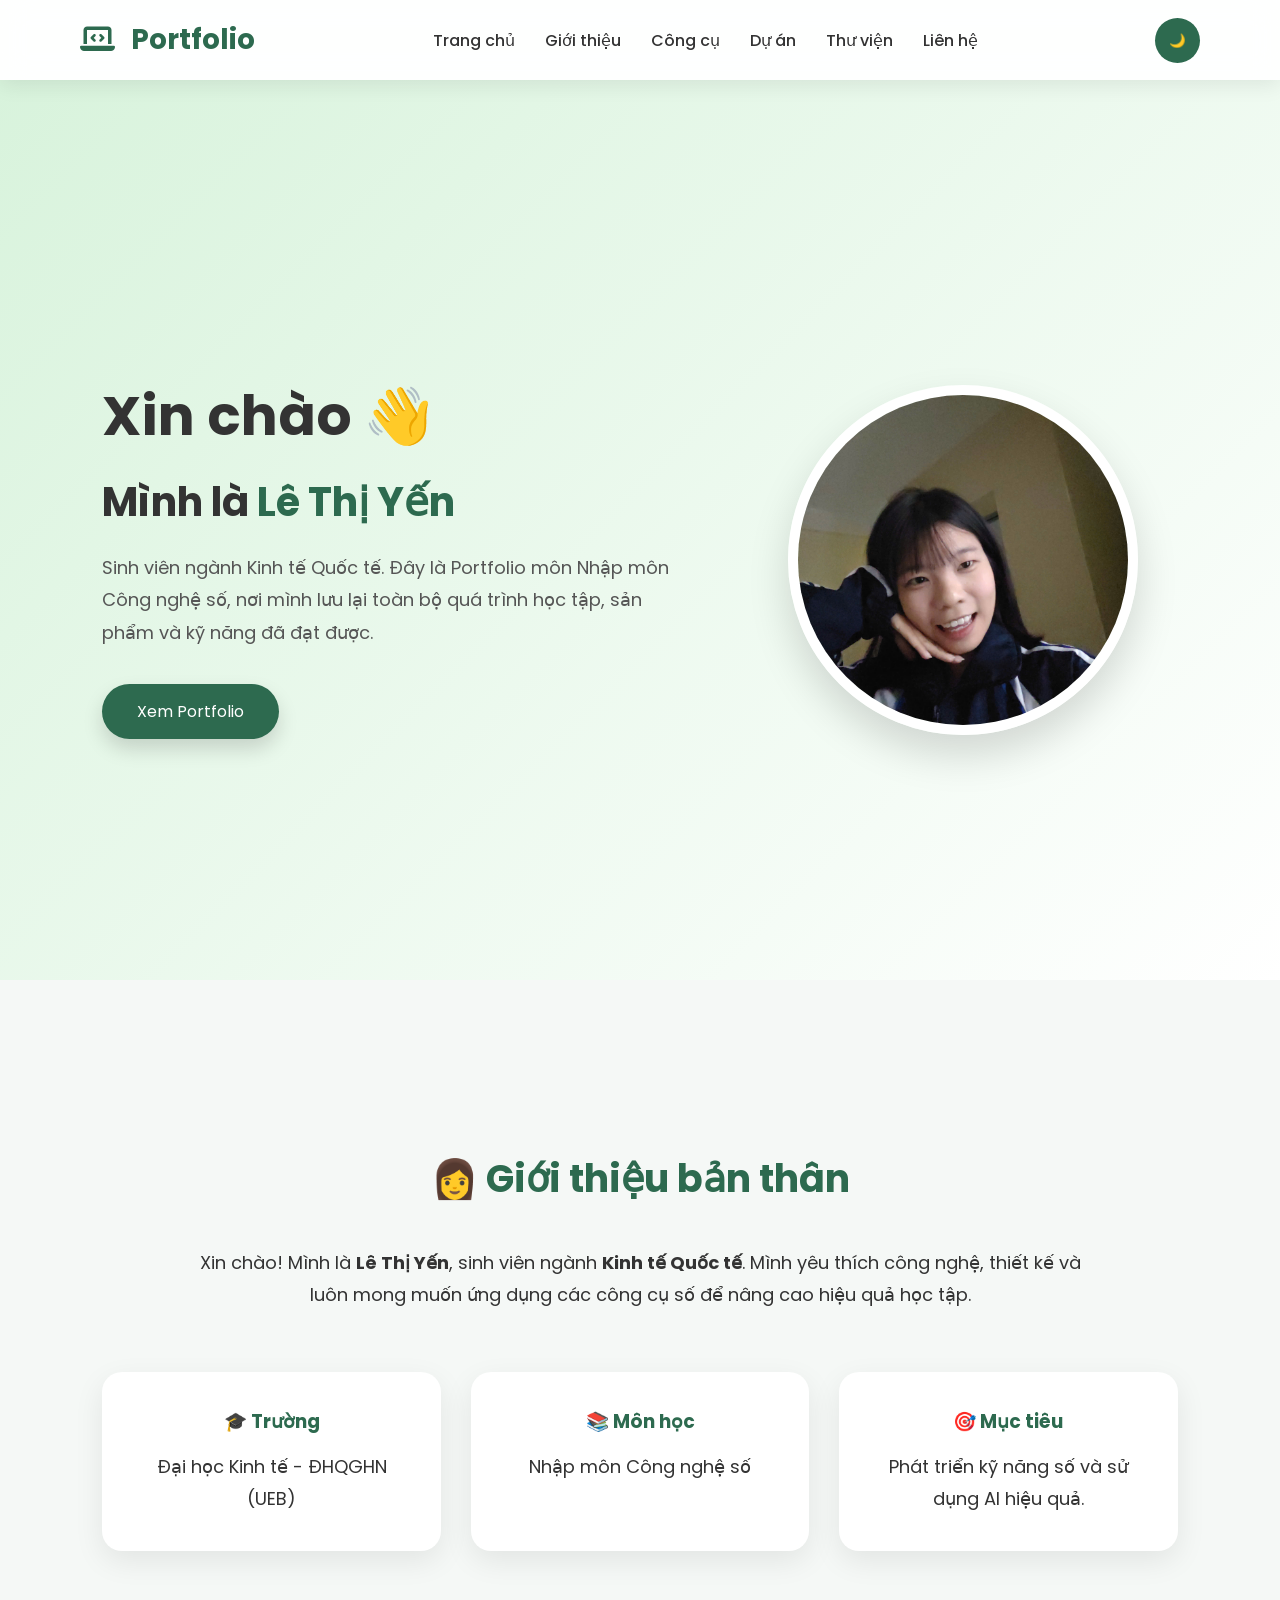
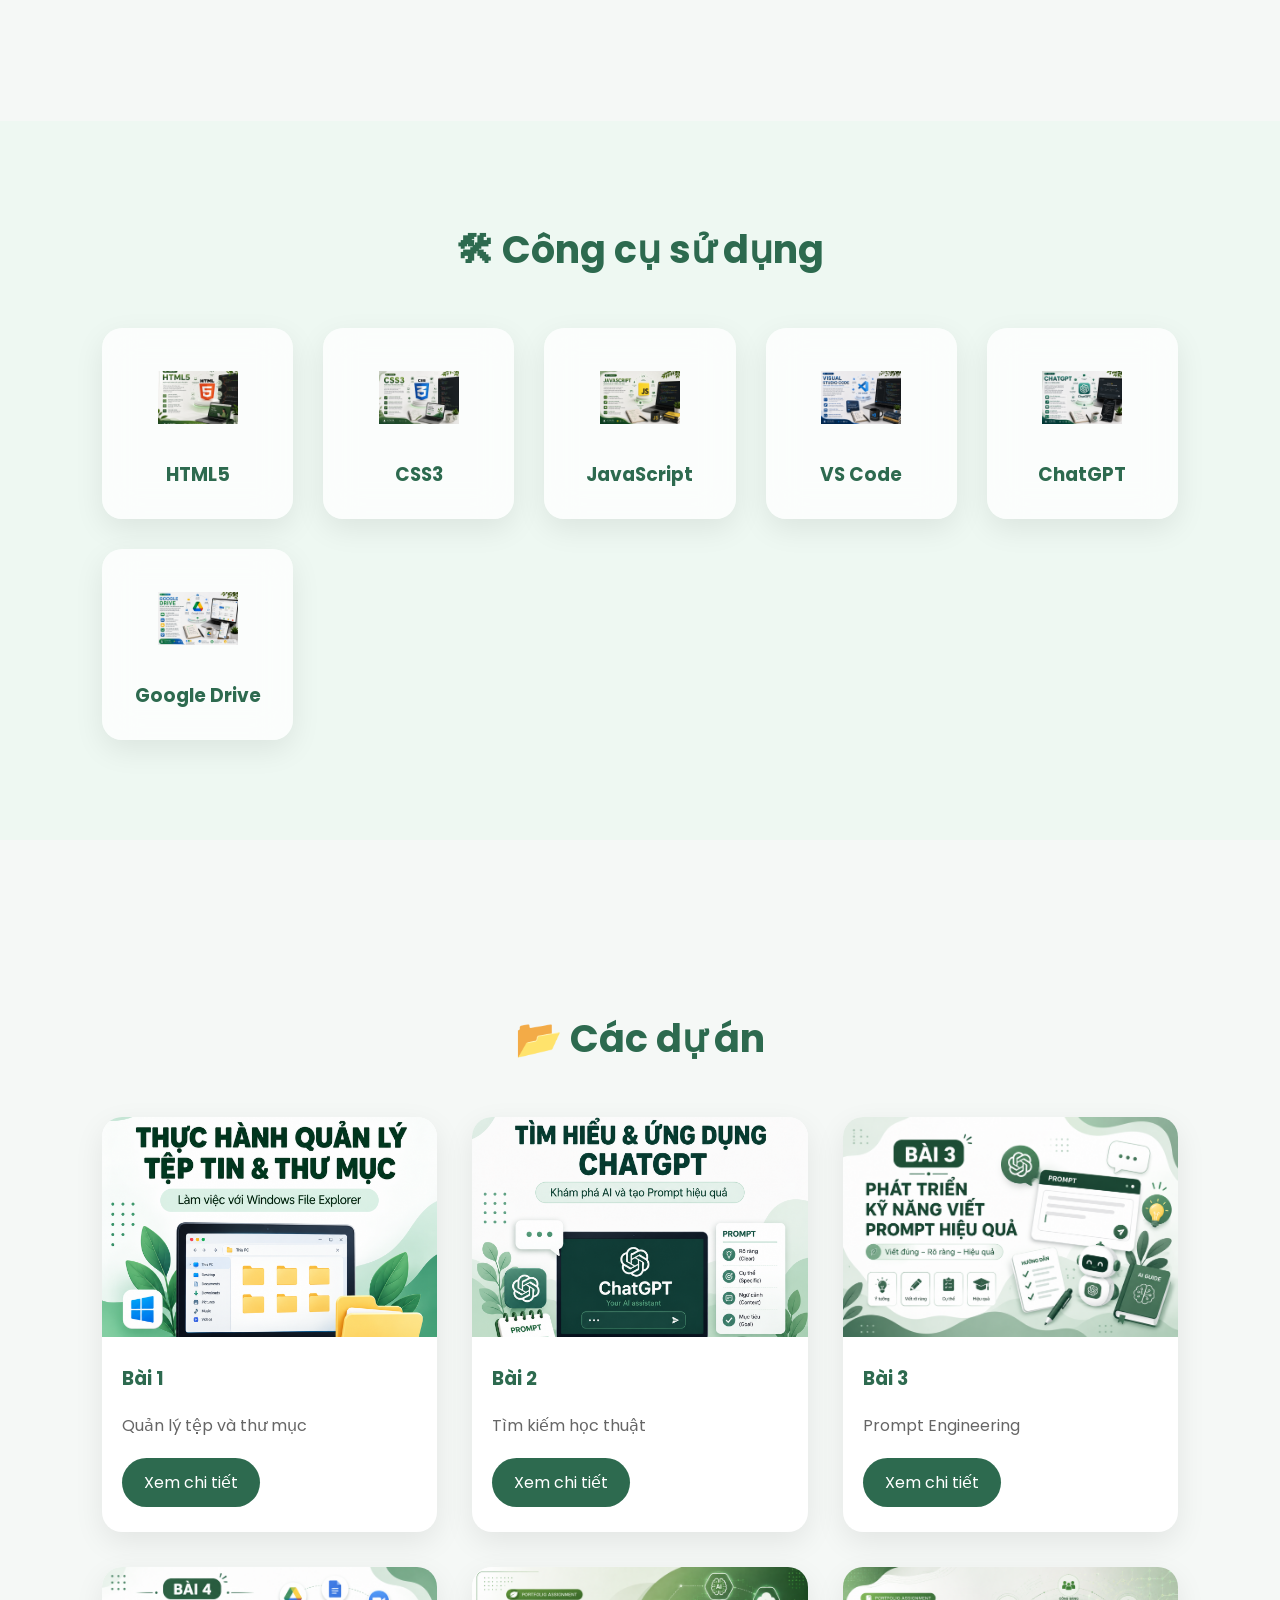
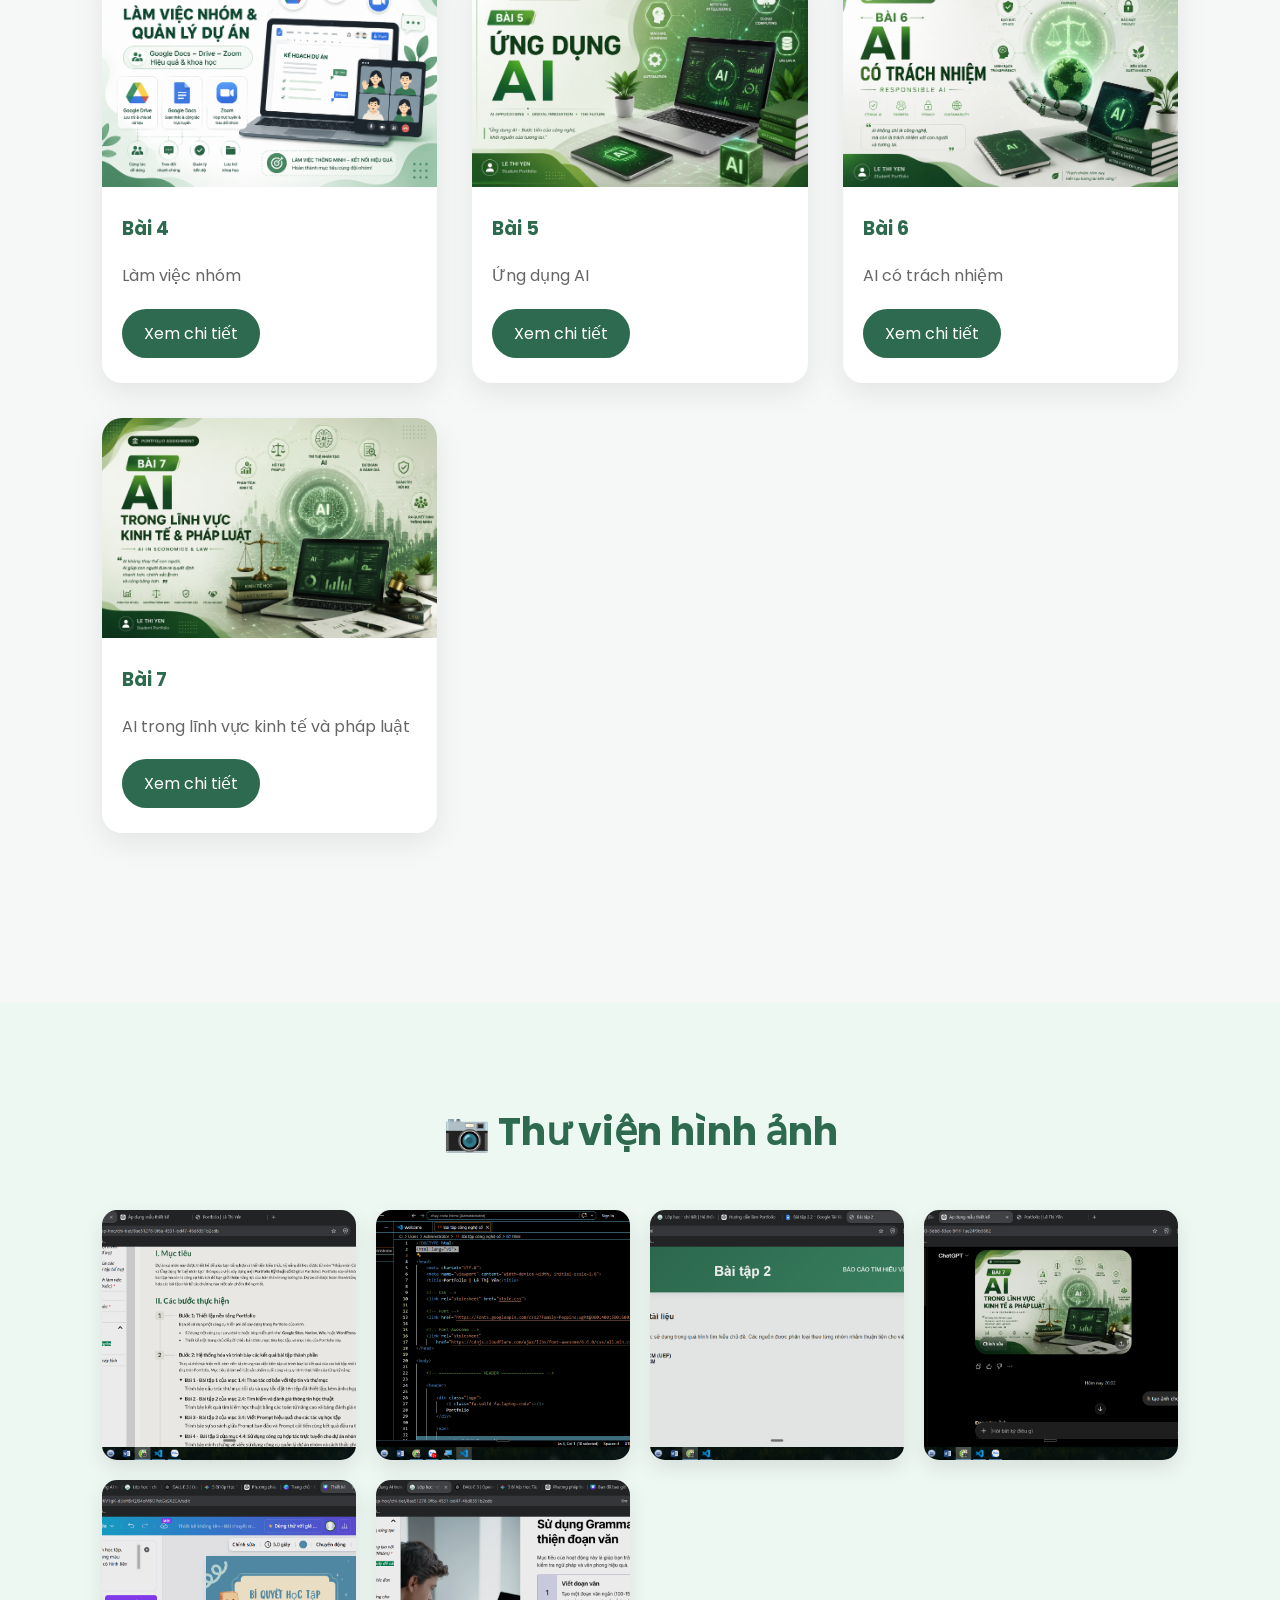
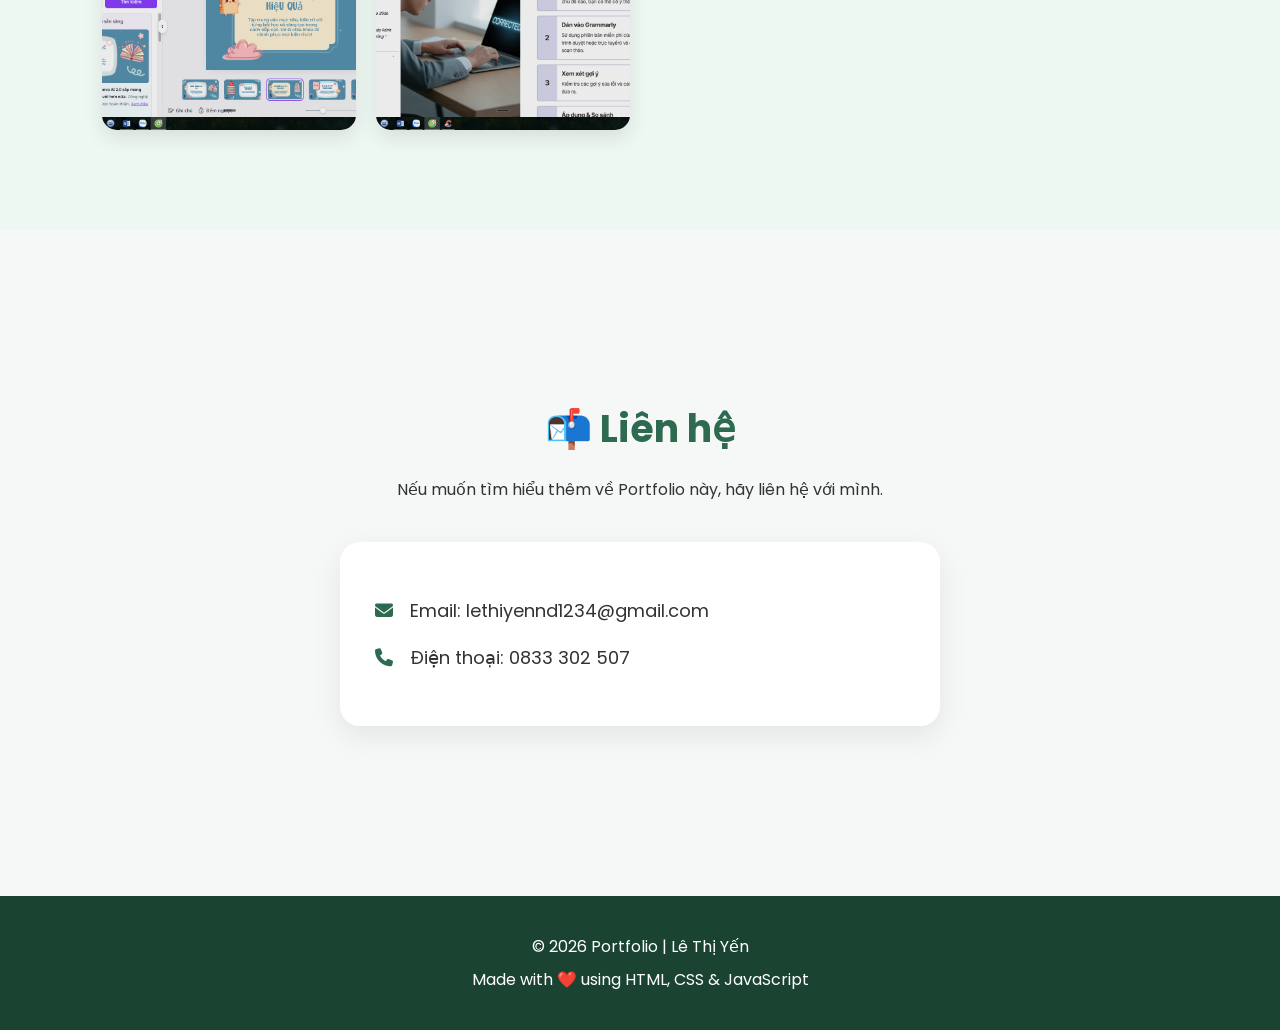
<file: index.html>
<!DOCTYPE html>
<html lang="vi">

<head>
    <meta charset="UTF-8">
    <meta name="viewport" content="width=device-width, initial-scale=1.0">
    <title>Portfolio | Lê Thị Yến</title>

    <!-- CSS -->
    <link rel="stylesheet" href="style.css">

    <!-- Font -->
    <link href="https://fonts.googleapis.com/css2?family=Poppins:wght@300;400;500;600;700&display=swap" rel="stylesheet">

    <!-- Font Awesome -->
    <link rel="stylesheet"
        href="https://cdnjs.cloudflare.com/ajax/libs/font-awesome/6.6.0/css/all.min.css">
</head>

<body>

<div id="progressBar"></div>

<div class="background-circle circle1"></div>

<div class="background-circle circle2"></div>

<div class="background-circle circle3"></div>



    <!-- ================= HEADER ================= -->

    <header>

        <div class="logo">
            <i class="fa-solid fa-laptop-code"></i>
            Portfolio
        </div>

        <nav>

            <a href="#">Trang chủ</a>

            <a href="#about">Giới thiệu</a>

            <a href="#tools">Công cụ</a>

            <a href="#projects">Dự án</a>

            <a href="#gallery">Thư viện</a>

            <a href="#contact">Liên hệ</a>

        </nav>

        <button id="darkMode">
            🌙
        </button>

    </header>

    <!-- ================= HERO ================= -->

    <section class="hero">

        <div class="hero-text">

            <h1>
                Xin chào 👋
            </h1>

            <h2>
                Mình là <span>Lê Thị Yến</span>
            </h2>

            <p>

                Sinh viên ngành Kinh tế Quốc tế.
                Đây là Portfolio môn Nhập môn Công nghệ số,
                nơi mình lưu lại toàn bộ quá trình học tập,
                sản phẩm và kỹ năng đã đạt được.

            </p>

            <a href="#projects" class="btn">
                Xem Portfolio
            </a>

        </div>

        <div class="hero-image">

            <!-- Thay ảnh của m sau -->
    <img src="avt.jpg" class="report-image">



        </div>

    </section>

    <!-- ================= ABOUT ================= -->

    <section class="about" id="about">

        <h2>👩 Giới thiệu bản thân</h2>

        <p>

            Xin chào! Mình là <strong>Lê Thị Yến</strong>,
            sinh viên ngành <strong>Kinh tế Quốc tế</strong>.
            Mình yêu thích công nghệ, thiết kế và luôn mong muốn
            ứng dụng các công cụ số để nâng cao hiệu quả học tập.

        </p>

        <div class="info-box">

            <div class="box">

                <h3>🎓 Trường</h3>

                <p>Đại học Kinh tế - ĐHQGHN (UEB)</p>

            </div>

            <div class="box">

                <h3>📚 Môn học</h3>

                <p>Nhập môn Công nghệ số</p>

            </div>

            <div class="box">

                <h3>🎯 Mục tiêu</h3>

                <p>Phát triển kỹ năng số và sử dụng AI hiệu quả.</p>

            </div>

        </div>

    </section>

    <!-- ================= TOOLS ================= -->

    <section id="tools">

        <h2>🛠 Công cụ sử dụng</h2>

        <div class="tool-list">

            <div class="tool-card">
              <img src="html.png" class="report-image">
                <h3>HTML5</h3>
            </div>

            <div class="tool-card">
                <img src="css3.png" class="report-image">
                <h3>CSS3</h3>
            </div>

            <div class="tool-card">
                <img src="js.png" class="report-image">
                <h3>JavaScript</h3>
            </div>

            <div class="tool-card">
                <img src="vscode.png" class="report-image">
                <h3>VS Code</h3>
            </div>

            <div class="tool-card">
                <img src="chatgpt.png" class="report-image">
                <h3>ChatGPT</h3>
            </div>

            <div class="tool-card">
                <img src="ggdrive.png" class="report-image">
                <h3>Google Drive</h3>
            </div>

        </div>

    </section>

    <!-- ================= PROJECT ================= -->

    <section id="projects">

        <h2>📂 Các dự án</h2>

        <div class="project-grid">

            <div class="project-card">

                <img src="hinh1.png" class="report-image">

                <h3>Bài 1</h3>

                <p>Quản lý tệp và thư mục</p>

                <a href="bai1.html">Xem chi tiết</a>

            </div>

            <div class="project-card">

               <img src="hinh2.png" class="report-image">

                <h3>Bài 2</h3>

                <p>Tìm kiếm học thuật</p>

                <a href="bai2.html">Xem chi tiết</a>

            </div>

            <div class="project-card">

                <img src="hinh3.png" class="report-image">

                <h3>Bài 3</h3>

                <p>Prompt Engineering</p>

                <a href="bai3.html">Xem chi tiết</a>

            </div>

            <div class="project-card">

                <img src="hinh4.png" class="report-image">

                <h3>Bài 4</h3>

                <p>Làm việc nhóm</p>

                <a href="bai4.html">Xem chi tiết</a>

            </div>

            <div class="project-card">

                <img src="hhinh5.png" class="report-image">

                <h3>Bài 5</h3>

                <p>Ứng dụng AI</p>

                <a href="bai5.html">Xem chi tiết</a>

            </div>

            <div class="project-card">

                <img src="hinh6.png" class="report-image">

                <h3>Bài 6</h3>

                <p>AI có trách nhiệm</p>

                <a href="bai6.html">Xem chi tiết</a>

            </div>
             <div class="project-card">

               <img src="hinh7.png" class="report-image">

                <h3>Bài 7</h3>

                <p>AI trong lĩnh vực kinh tế và pháp luật</p>

                <a href="bai7.html">Xem chi tiết</a>

            </div>

        </div>

    </section>

    <!-- ================= GALLERY ================= -->

    <section id="gallery">

        <h2>📷 Thư viện hình ảnh</h2>

        <div class="gallery">

            <img src="gall1.png" class="report-image">

            <img src="gall2.png" class="report-image">

            <img src="gall3.png" class="report-image">

            <img src="gall4.png" class="report-image">

            <img src="gall5.png" class="report-image">

            <img src="gall6.png" class="report-image">

        </div>

    </section>

    <!-- ================= CONTACT ================= -->

    <section id="contact">

        <h2>📬 Liên hệ</h2>

        <p>Nếu muốn tìm hiểu thêm về Portfolio này, hãy liên hệ với mình.</p>

        <div class="contact-box">

            <p>
                <i class="fa-solid fa-envelope"></i>
                Email: lethiyennd1234@gmail.com
            </p>

            <p>
                <i class="fa-solid fa-phone"></i>
                Điện thoại: 0833 302 507
            </p>

        </div>

    </section>

    <!-- ================= FOOTER ================= -->

    <footer>

        <p>

            © 2026 Portfolio | Lê Thị Yến

        </p>

        <p>

            Made with ❤️ using HTML, CSS & JavaScript

        </p>

    </footer>

    <!-- Nút lên đầu -->

    <button id="topBtn">

        <i class="fa-solid fa-arrow-up"></i>

    </button>

    <!-- JavaScript -->

    <script src="script.js"></script>

</body>

</html>
</file>
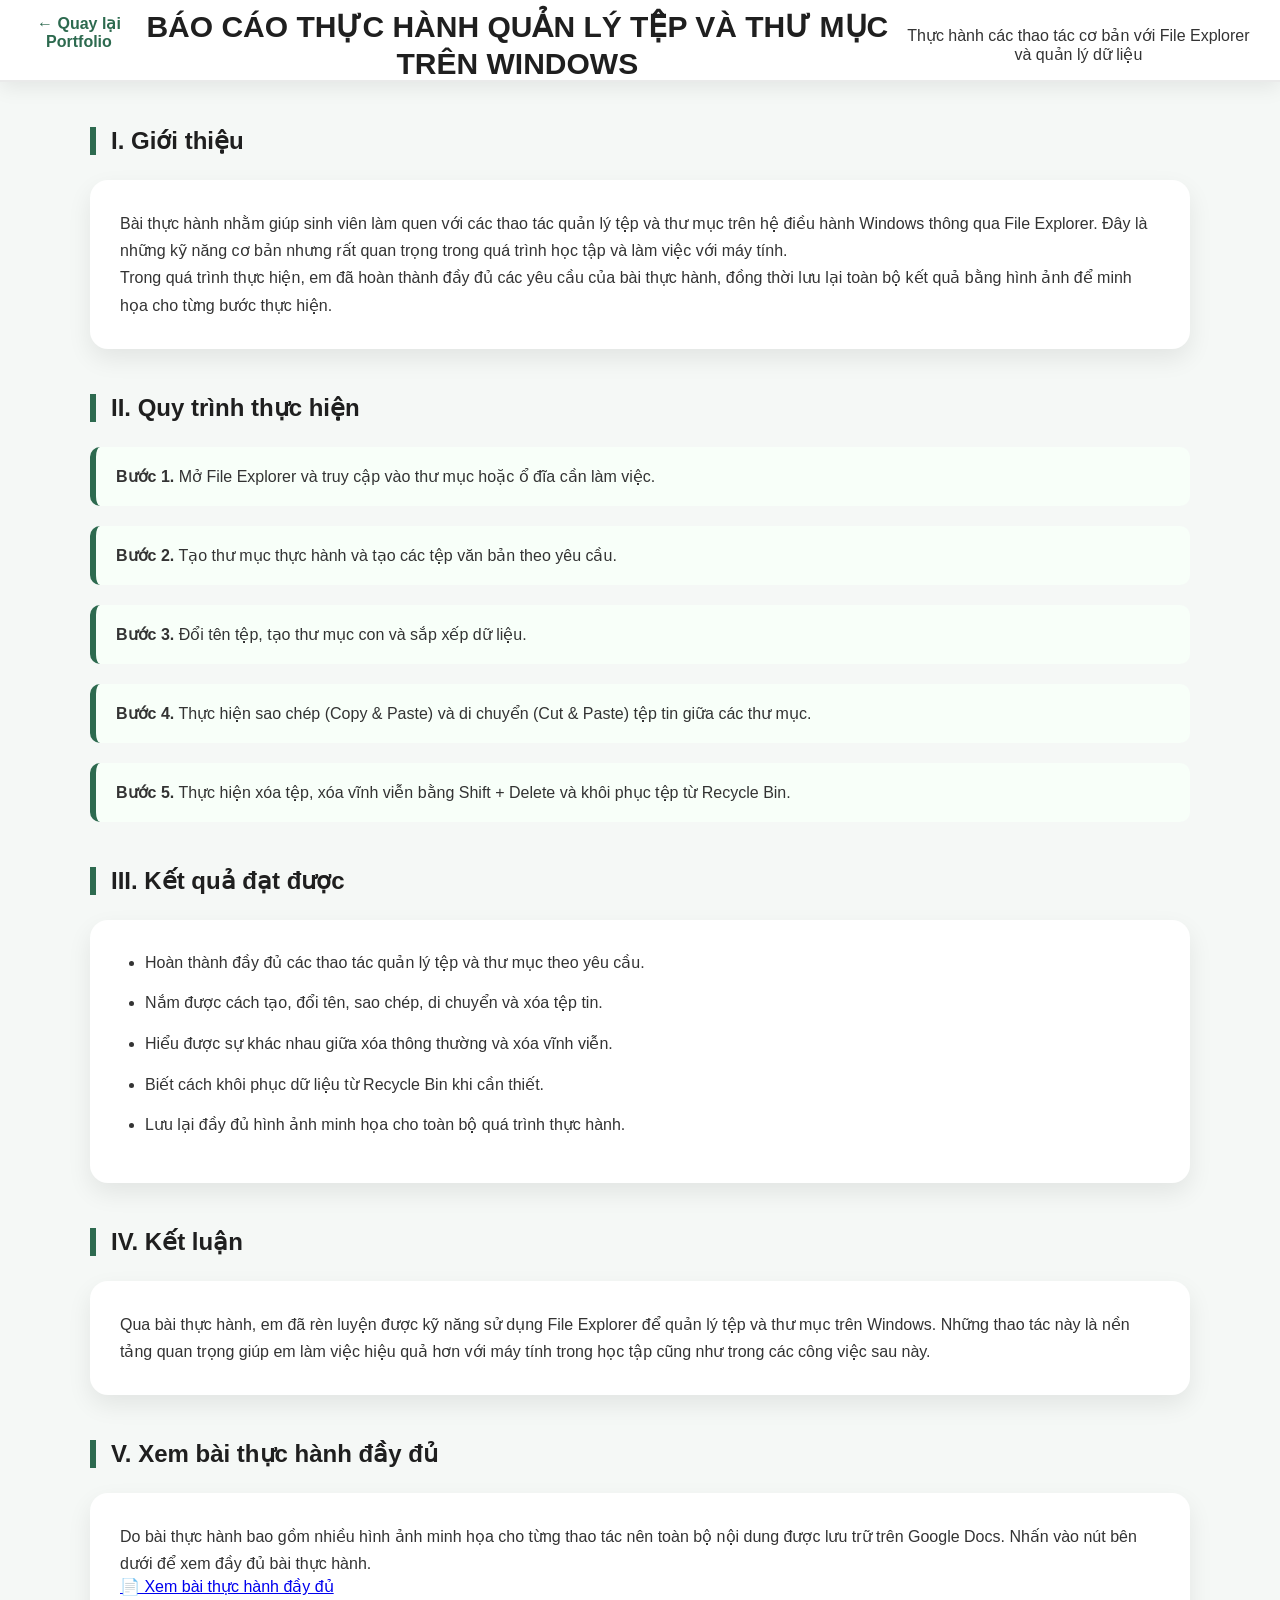
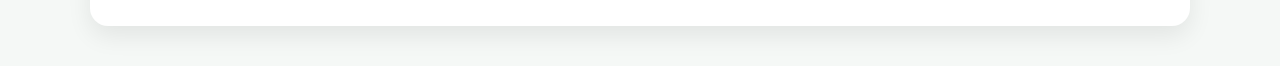
<file: bai1.html>
<!DOCTYPE html>
<html lang="vi">

<head>

    <meta charset="UTF-8">

    <meta name="viewport" content="width=device-width, initial-scale=1.0">

    <title>Bài 1 - Thực hành File Explorer</title>

    <link rel="stylesheet" href="style.css">

</head>

<body>

<header class="page-header">

    <a href="index.html" class="back-btn">

        ← Quay lại Portfolio

    </a>

    <h1>

        BÁO CÁO THỰC HÀNH QUẢN LÝ TỆP VÀ THƯ MỤC TRÊN WINDOWS

    </h1>

    <p>

        Thực hành các thao tác cơ bản với File Explorer và quản lý dữ liệu

    </p>

</header>

<main class="container">
<h2>I. Giới thiệu</h2>

<section class="report-card">

<p>

Bài thực hành nhằm giúp sinh viên làm quen với các thao tác quản lý tệp và thư mục trên hệ điều hành Windows thông qua File Explorer. Đây là những kỹ năng cơ bản nhưng rất quan trọng trong quá trình học tập và làm việc với máy tính.

</p>

<p>

Trong quá trình thực hiện, em đã hoàn thành đầy đủ các yêu cầu của bài thực hành, đồng thời lưu lại toàn bộ kết quả bằng hình ảnh để minh họa cho từng bước thực hiện.

</p>

</section>
<h2>II. Quy trình thực hiện</h2>

<div class="timeline">

<div class="step">

<strong>Bước 1.</strong> Mở File Explorer và truy cập vào thư mục hoặc ổ đĩa cần làm việc.

</div>

<div class="step">

<strong>Bước 2.</strong> Tạo thư mục thực hành và tạo các tệp văn bản theo yêu cầu.

</div>

<div class="step">

<strong>Bước 3.</strong> Đổi tên tệp, tạo thư mục con và sắp xếp dữ liệu.

</div>

<div class="step">

<strong>Bước 4.</strong> Thực hiện sao chép (Copy & Paste) và di chuyển (Cut & Paste) tệp tin giữa các thư mục.

</div>

<div class="step">

<strong>Bước 5.</strong> Thực hiện xóa tệp, xóa vĩnh viễn bằng Shift + Delete và khôi phục tệp từ Recycle Bin.

</div>

</div>
<h2>III. Kết quả đạt được</h2>

<section class="report-card">

<ul>

<li>Hoàn thành đầy đủ các thao tác quản lý tệp và thư mục theo yêu cầu.</li>

<li>Nắm được cách tạo, đổi tên, sao chép, di chuyển và xóa tệp tin.</li>

<li>Hiểu được sự khác nhau giữa xóa thông thường và xóa vĩnh viễn.</li>

<li>Biết cách khôi phục dữ liệu từ Recycle Bin khi cần thiết.</li>

<li>Lưu lại đầy đủ hình ảnh minh họa cho toàn bộ quá trình thực hành.</li>

</ul>

</section>
<h2>IV. Kết luận</h2>

<section class="report-card">

<p>

Qua bài thực hành, em đã rèn luyện được kỹ năng sử dụng File Explorer để quản lý tệp và thư mục trên Windows. Những thao tác này là nền tảng quan trọng giúp em làm việc hiệu quả hơn với máy tính trong học tập cũng như trong các công việc sau này.

</p>

</section>
<h2>V. Xem bài thực hành đầy đủ</h2>

<section class="report-card">

<p>

Do bài thực hành bao gồm nhiều hình ảnh minh họa cho từng thao tác nên toàn bộ nội dung được lưu trữ trên Google Docs. Nhấn vào nút bên dưới để xem đầy đủ bài thực hành.

</p>

<a href="https://docs.google.com/document/d/1SksQ1aWzxHeT421vpg27kTOqhO43tGKP/edit?usp=sharing&ouid=112631513125316178728&rtpof=true&sd=true"
class="source-btn"
target="_blank">

📄 Xem bài thực hành đầy đủ

</a>

</section>
</main>

</body>

</html>
</file>
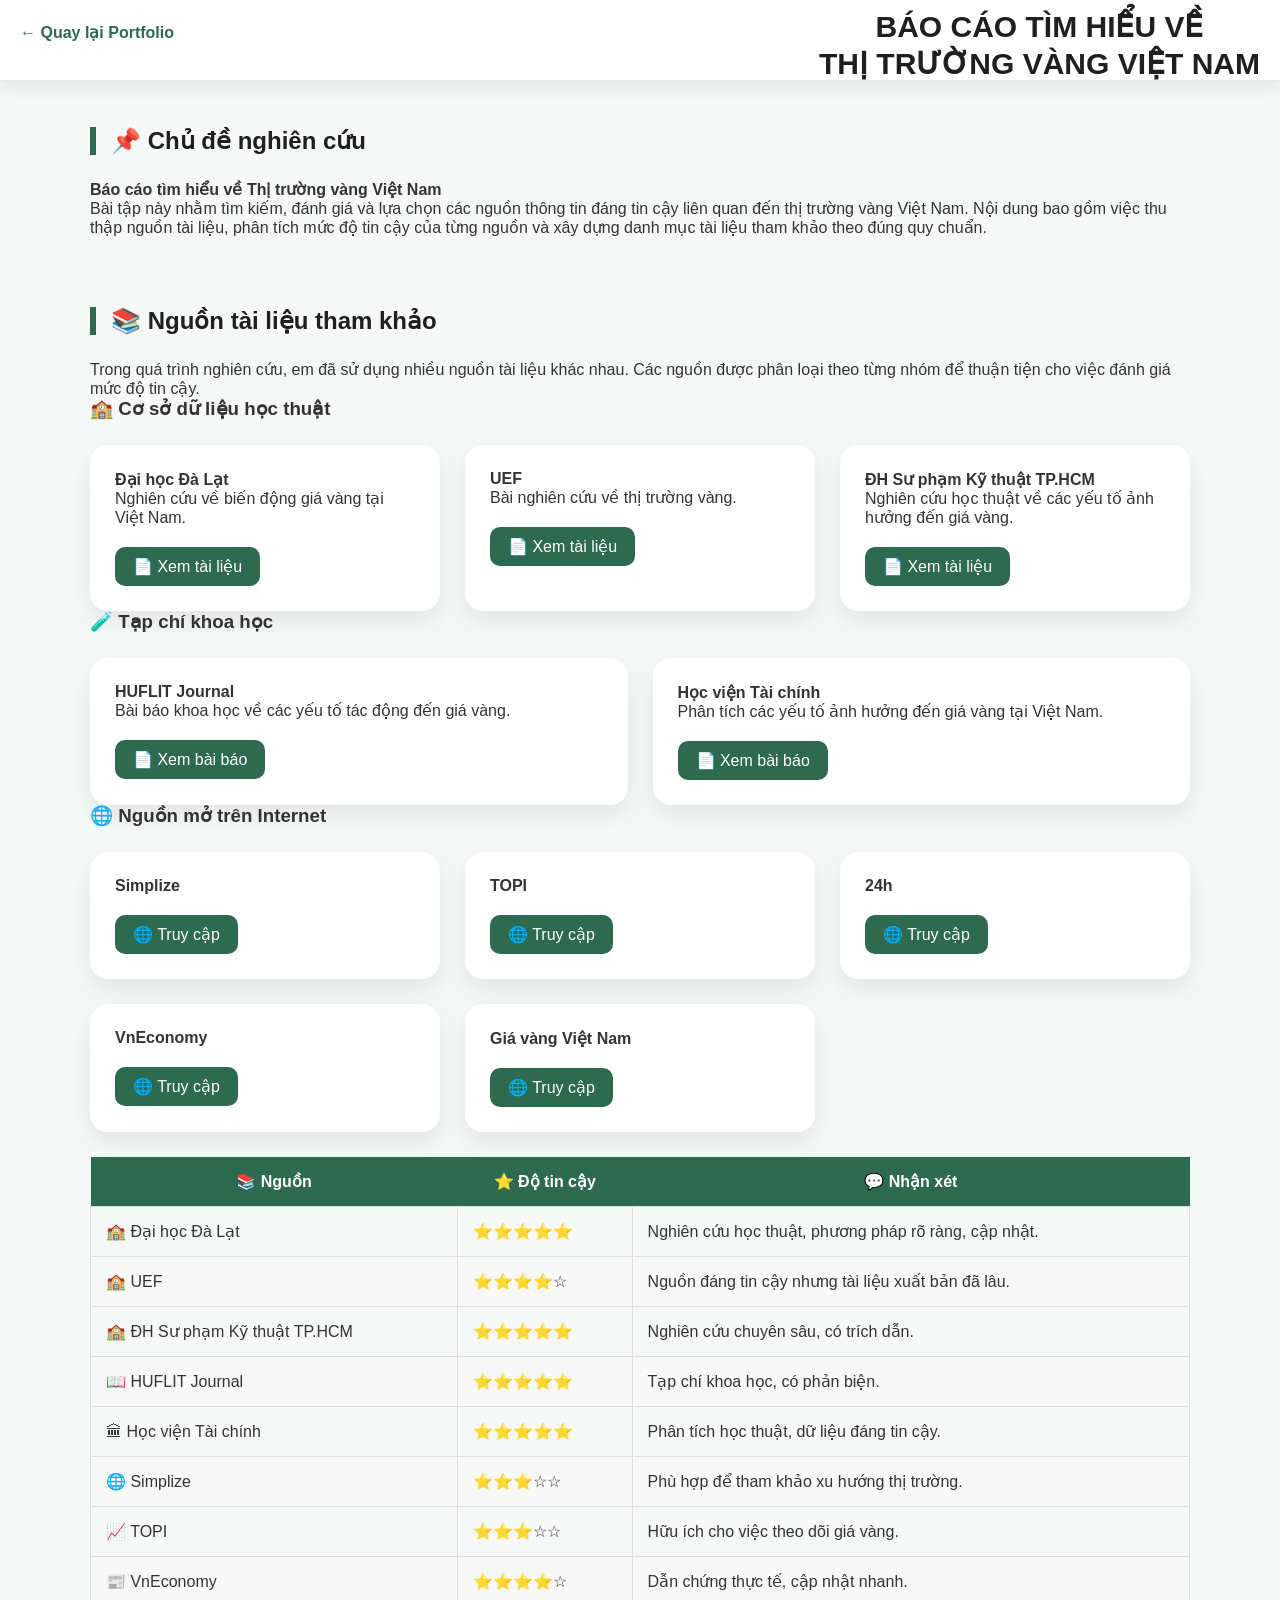
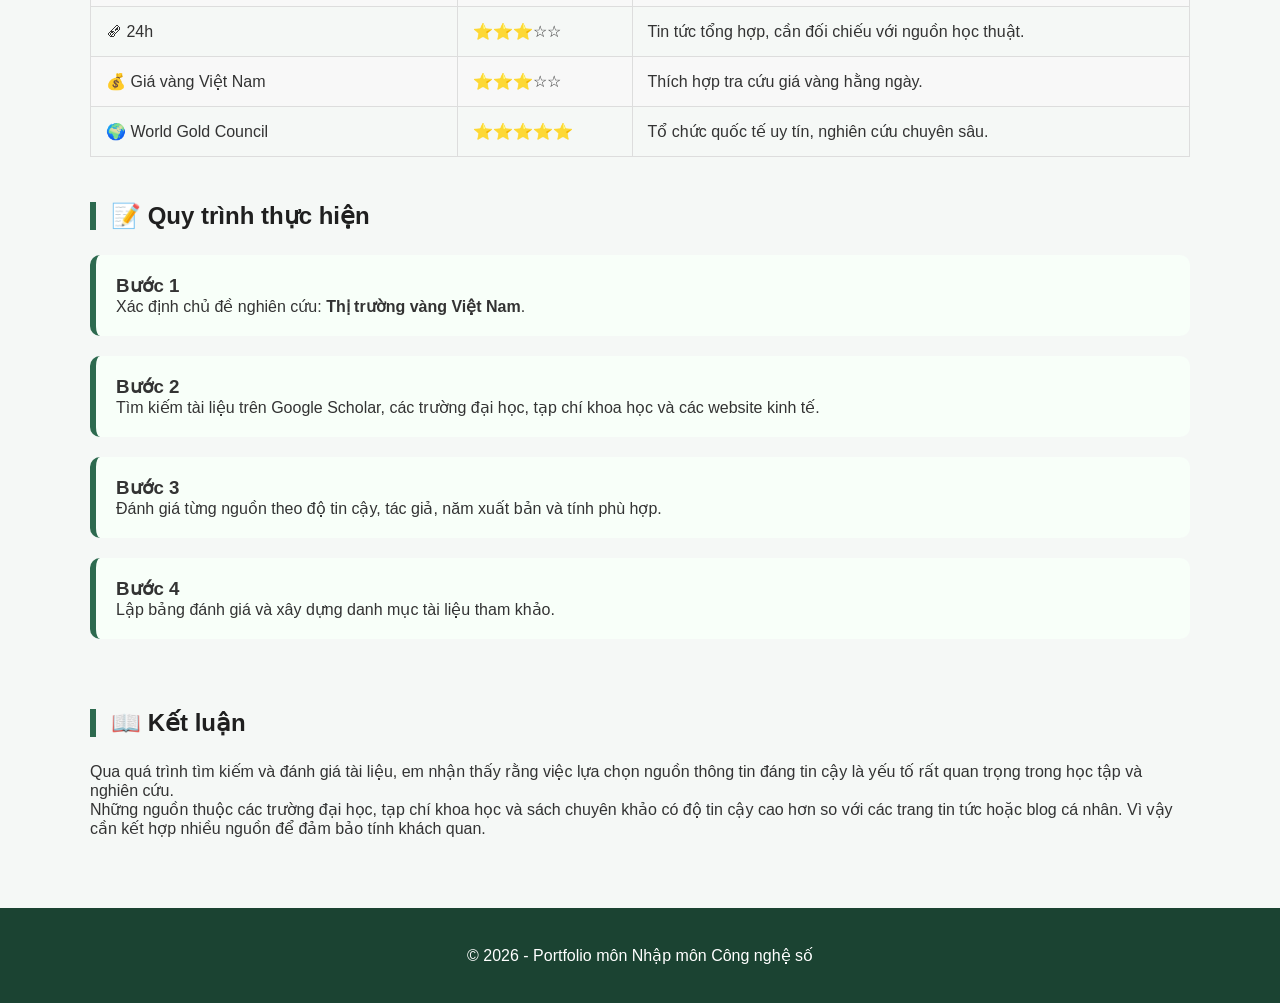
<file: bai2.html>
<!DOCTYPE html>
<html lang="vi">
<head>
    <meta charset="UTF-8">
    <meta name="viewport" content="width=device-width, initial-scale=1.0">
    <title>Bài 2</title>

    <link rel="stylesheet" href="style.css">
</head>

<body>
   <header class="page-header">

    <a href="index.html" class="back-btn">
        ← Quay lại Portfolio
    </a>

    <h1>
        BÁO CÁO TÌM HIỂU VỀ<br>
        THỊ TRƯỜNG VÀNG VIỆT NAM
    </h1>

</header>

    <main class="container">

    <section class="content-card">

        <h2>📌 Chủ đề nghiên cứu</h2>

        <p>
            <strong>
                Báo cáo tìm hiểu về Thị trường vàng Việt Nam
            </strong>
        </p>

        <p>
            Bài tập này nhằm tìm kiếm, đánh giá và lựa chọn các nguồn thông tin đáng tin cậy
            liên quan đến thị trường vàng Việt Nam. Nội dung bao gồm việc thu thập nguồn tài liệu,
            phân tích mức độ tin cậy của từng nguồn và xây dựng danh mục tài liệu tham khảo theo
            đúng quy chuẩn.
        </p>

    </section>

<section class="content-card">

<h2>📚 Nguồn tài liệu tham khảo</h2>

<p class="section-intro">
Trong quá trình nghiên cứu, em đã sử dụng nhiều nguồn tài liệu khác nhau. Các nguồn được phân loại theo từng nhóm để thuận tiện cho việc đánh giá mức độ tin cậy.
</p>

<h3>🏫 Cơ sở dữ liệu học thuật</h3>

<div class="source-grid">

<div class="source-card">

<h4>Đại học Đà Lạt</h4>

<p>
Nghiên cứu về biến động giá vàng tại Việt Nam.
</p>

<a href="https://scholar.dlu.edu.vn/thuvienso/bitstream/DLU123456789/195867/1/CVv39S62023088.pdf" target="_blank">

📄 Xem tài liệu

</a>

</div>

<div class="source-card">

<h4>UEF</h4>

<p>
Bài nghiên cứu về thị trường vàng.
</p>

<a href="https://user-cdn.uef.edu.vn/newsimg/tap-chi-uef/2019-05-06-46/5.pdf" target="_blank">

📄 Xem tài liệu

</a>

</div>

<div class="source-card">

<h4>ĐH Sư phạm Kỹ thuật TP.HCM</h4>

<p>
Nghiên cứu học thuật về các yếu tố ảnh hưởng đến giá vàng.
</p>

<a href="https://fe.hcmute.edu.vn/Resources/Docs/SubDomain/fe/NCKH/Vo%20Thi%20Xuan%20Hanh.pdf" target="_blank">

📄 Xem tài liệu

</a>

</div>

</div>

<h3>🧪 Tạp chí khoa học</h3>

<div class="source-grid">

<div class="source-card">

<h4>HUFLIT Journal</h4>

<p>
Bài báo khoa học về các yếu tố tác động đến giá vàng.
</p>

<a href="https://hjs.huflit.edu.vn/index.php/hjs/article/view/317" target="_blank">

📄 Xem bài báo

</a>

</div>

<div class="source-card">

<h4>Học viện Tài chính</h4>

<p>
Phân tích các yếu tố ảnh hưởng đến giá vàng tại Việt Nam.
</p>

<a href="https://dlib.hvtc.edu.vn/entities/publication/180a9b95-bd9d-4397-a0c8-bd7da8580a85" target="_blank">

📄 Xem bài báo

</a>

</div>

</div>

<h3>🌐 Nguồn mở trên Internet</h3>

<div class="source-grid">

<div class="source-card">

<h4>Simplize</h4>

<a href="https://simplize.vn/gia-vang" target="_blank">

🌐 Truy cập

</a>

</div>

<div class="source-card">

<h4>TOPI</h4>

<a href="https://topi.vn/chenh-lech-gia-vang-trong-nuoc-va-the-gioi.html" target="_blank">

🌐 Truy cập

</a>

</div>

<div class="source-card">

<h4>24h</h4>

<a href="https://www.24h.com.vn/gia-vang-hom-nay-c425.html" target="_blank">

🌐 Truy cập

</a>

</div>

<div class="source-card">

<h4>VnEconomy</h4>

<a href="https://vneconomy.vn/da-giam-cua-gia-vang-trong-nuoc-chi-bang-19-so-voi-the-gioi.htm" target="_blank">

🌐 Truy cập

</a>

</div>

<div class="source-card">

<h4>Giá vàng Việt Nam</h4>

<a href="https://giavangvietnam.com/" target="_blank">

🌐 Truy cập

</a>

</div>

</div>
<table class="source-table">

<thead>

<tr>

<th>📚 Nguồn</th>

<th>⭐ Độ tin cậy</th>

<th>💬 Nhận xét</th>

</tr>

</thead>

<tbody>

<tr>

<td>🏫 Đại học Đà Lạt</td>

<td>⭐⭐⭐⭐⭐</td>

<td>Nghiên cứu học thuật, phương pháp rõ ràng, cập nhật.</td>

</tr>

<tr>

<td>🏫 UEF</td>

<td>⭐⭐⭐⭐☆</td>

<td>Nguồn đáng tin cậy nhưng tài liệu xuất bản đã lâu.</td>

</tr>

<tr>

<td>🏫 ĐH Sư phạm Kỹ thuật TP.HCM</td>

<td>⭐⭐⭐⭐⭐</td>

<td>Nghiên cứu chuyên sâu, có trích dẫn.</td>

</tr>

<tr>

<td>📖 HUFLIT Journal</td>

<td>⭐⭐⭐⭐⭐</td>

<td>Tạp chí khoa học, có phản biện.</td>

</tr>

<tr>

<td>🏛 Học viện Tài chính</td>

<td>⭐⭐⭐⭐⭐</td>

<td>Phân tích học thuật, dữ liệu đáng tin cậy.</td>

</tr>

<tr>

<td>🌐 Simplize</td>

<td>⭐⭐⭐☆☆</td>

<td>Phù hợp để tham khảo xu hướng thị trường.</td>

</tr>

<tr>

<td>📈 TOPI</td>

<td>⭐⭐⭐☆☆</td>

<td>Hữu ích cho việc theo dõi giá vàng.</td>

</tr>

<tr>

<td>📰 VnEconomy</td>

<td>⭐⭐⭐⭐☆</td>

<td>Dẫn chứng thực tế, cập nhật nhanh.</td>

</tr>

<tr>

<td>🗞 24h</td>

<td>⭐⭐⭐☆☆</td>

<td>Tin tức tổng hợp, cần đối chiếu với nguồn học thuật.</td>

</tr>

<tr>

<td>💰 Giá vàng Việt Nam</td>

<td>⭐⭐⭐☆☆</td>

<td>Thích hợp tra cứu giá vàng hằng ngày.</td>

</tr>

<tr>

<td>🌍 World Gold Council</td>

<td>⭐⭐⭐⭐⭐</td>

<td>Tổ chức quốc tế uy tín, nghiên cứu chuyên sâu.</td>

</tr>

</tbody>

</table>

<section class="content-card">

<h2>📝 Quy trình thực hiện</h2>

<div class="timeline">

<div class="step">

<h3>Bước 1</h3>

<p>
Xác định chủ đề nghiên cứu:
<b>Thị trường vàng Việt Nam</b>.
</p>

</div>

<div class="step">

<h3>Bước 2</h3>

<p>
Tìm kiếm tài liệu trên Google Scholar,
các trường đại học,
tạp chí khoa học
và các website kinh tế.
</p>

</div>

<div class="step">

<h3>Bước 3</h3>

<p>
Đánh giá từng nguồn theo
độ tin cậy,
tác giả,
năm xuất bản
và tính phù hợp.
</p>

</div>

<div class="step">

<h3>Bước 4</h3>

<p>
Lập bảng đánh giá
và xây dựng danh mục tài liệu tham khảo.
</p>

</div>

</div>

</section>
<section class="content-card">

    <h2>📖 Kết luận</h2>

    <p>

        Qua quá trình tìm kiếm và đánh giá tài liệu, em nhận thấy rằng
        việc lựa chọn nguồn thông tin đáng tin cậy là yếu tố rất quan trọng
        trong học tập và nghiên cứu.

    </p>

    <p>

        Những nguồn thuộc các trường đại học, tạp chí khoa học và sách chuyên khảo
        có độ tin cậy cao hơn so với các trang tin tức hoặc blog cá nhân.
        Vì vậy cần kết hợp nhiều nguồn để đảm bảo tính khách quan.

    </p>

</section>
</main>

<footer class="footer">

    <p>
        © 2026 - Portfolio môn Nhập môn Công nghệ số
    </p>

</footer>
</body>
</html>
</file>
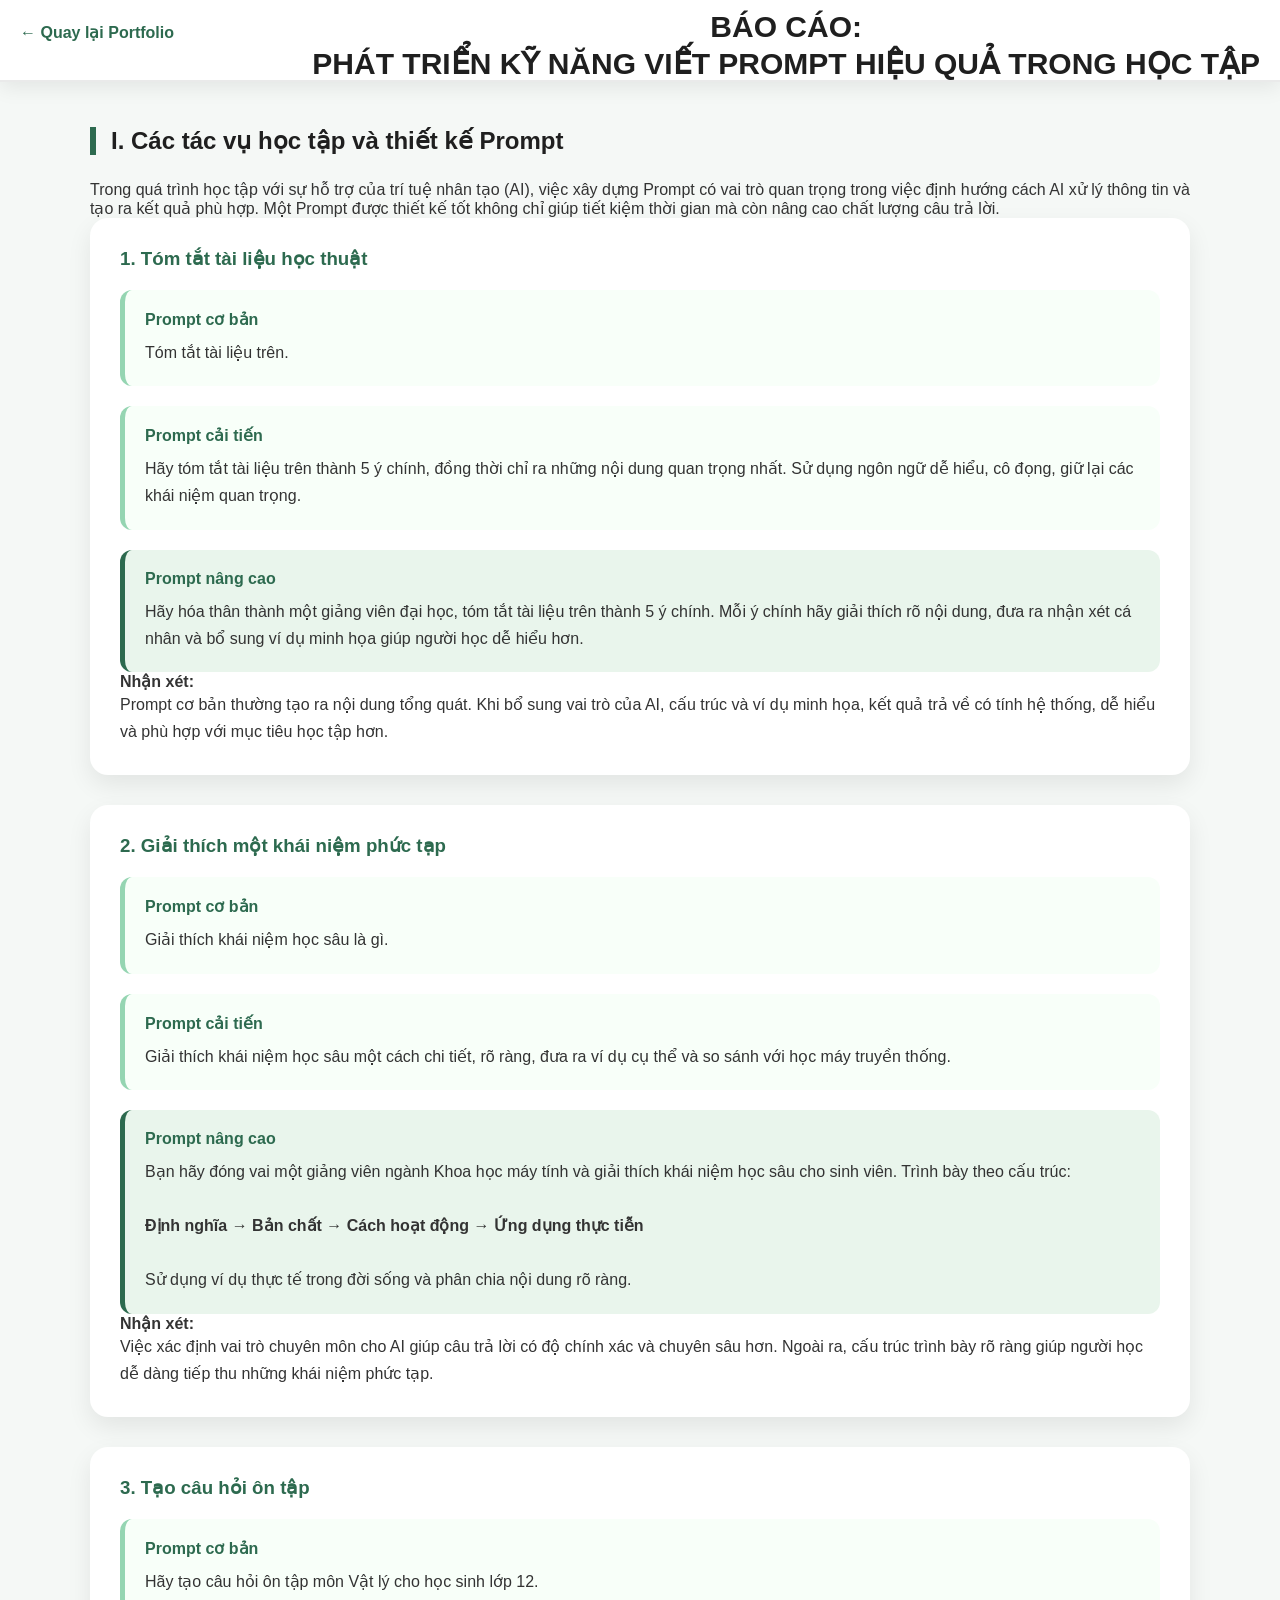
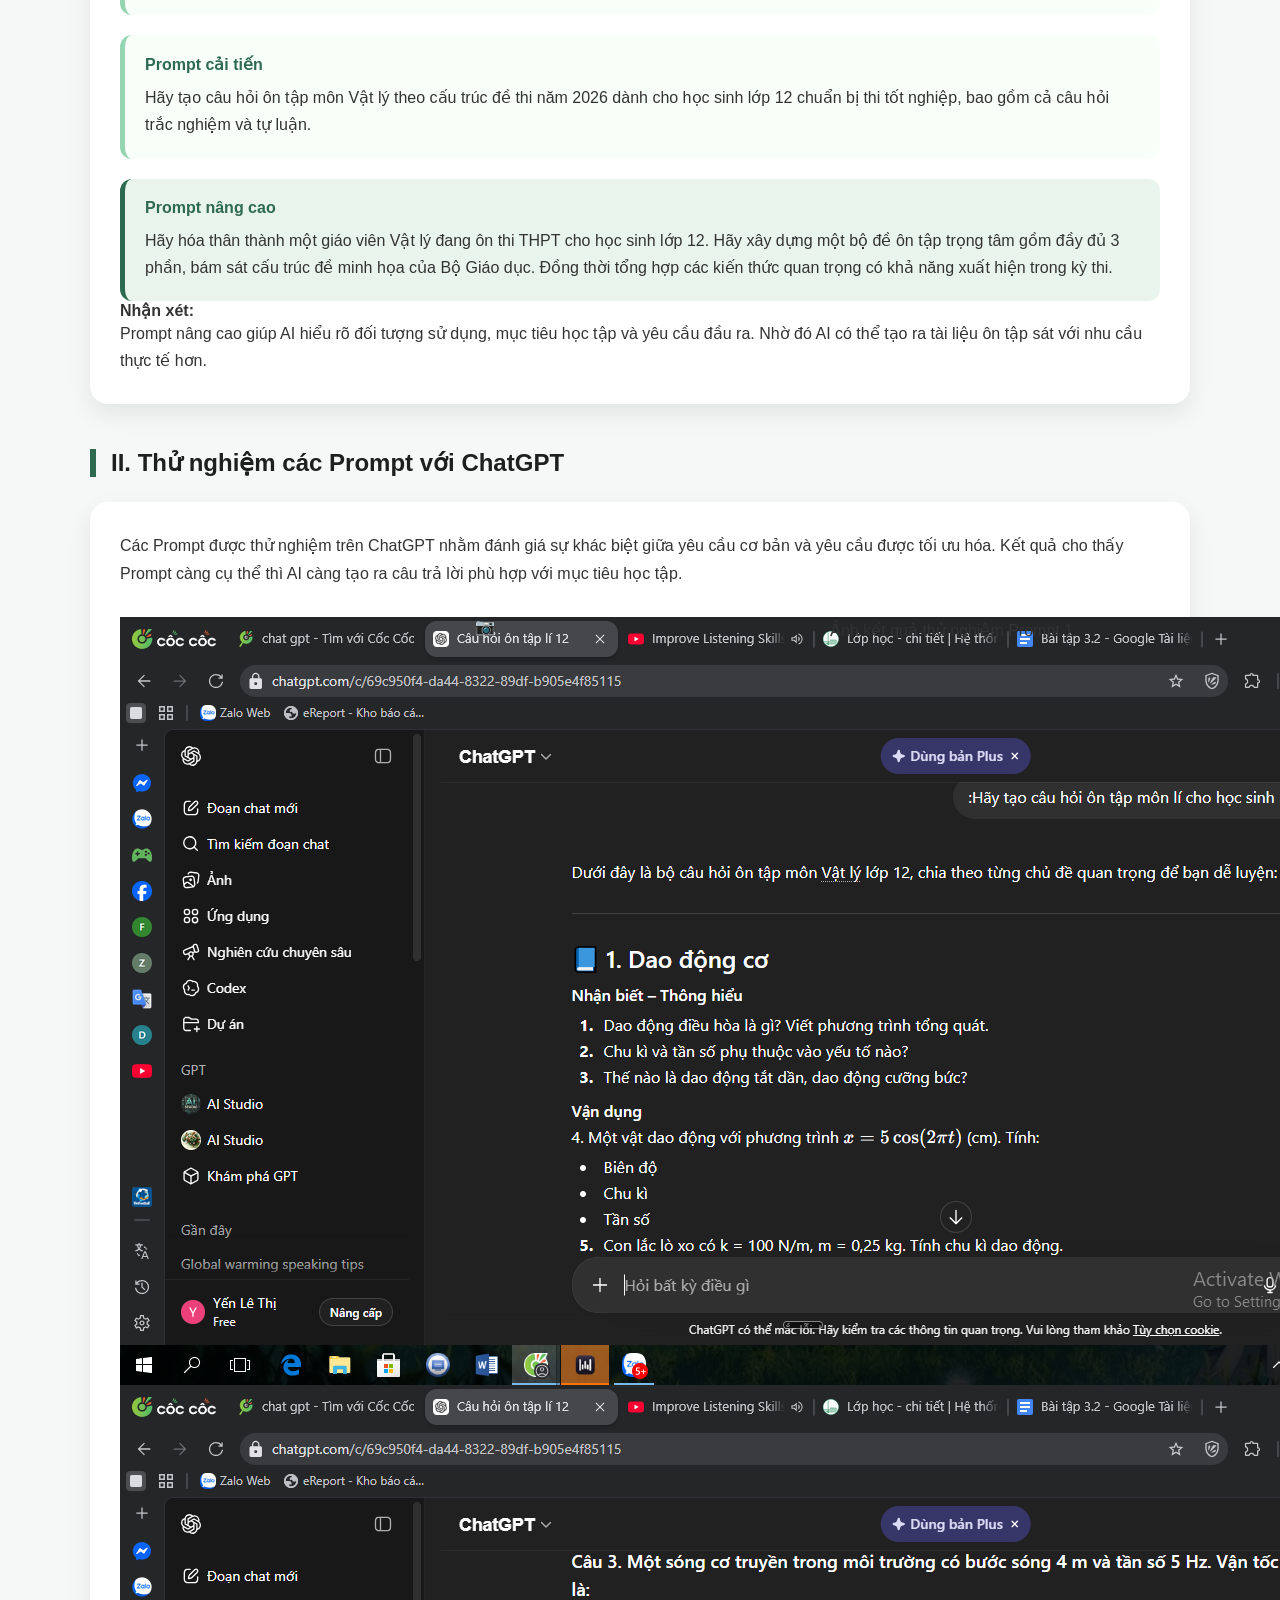
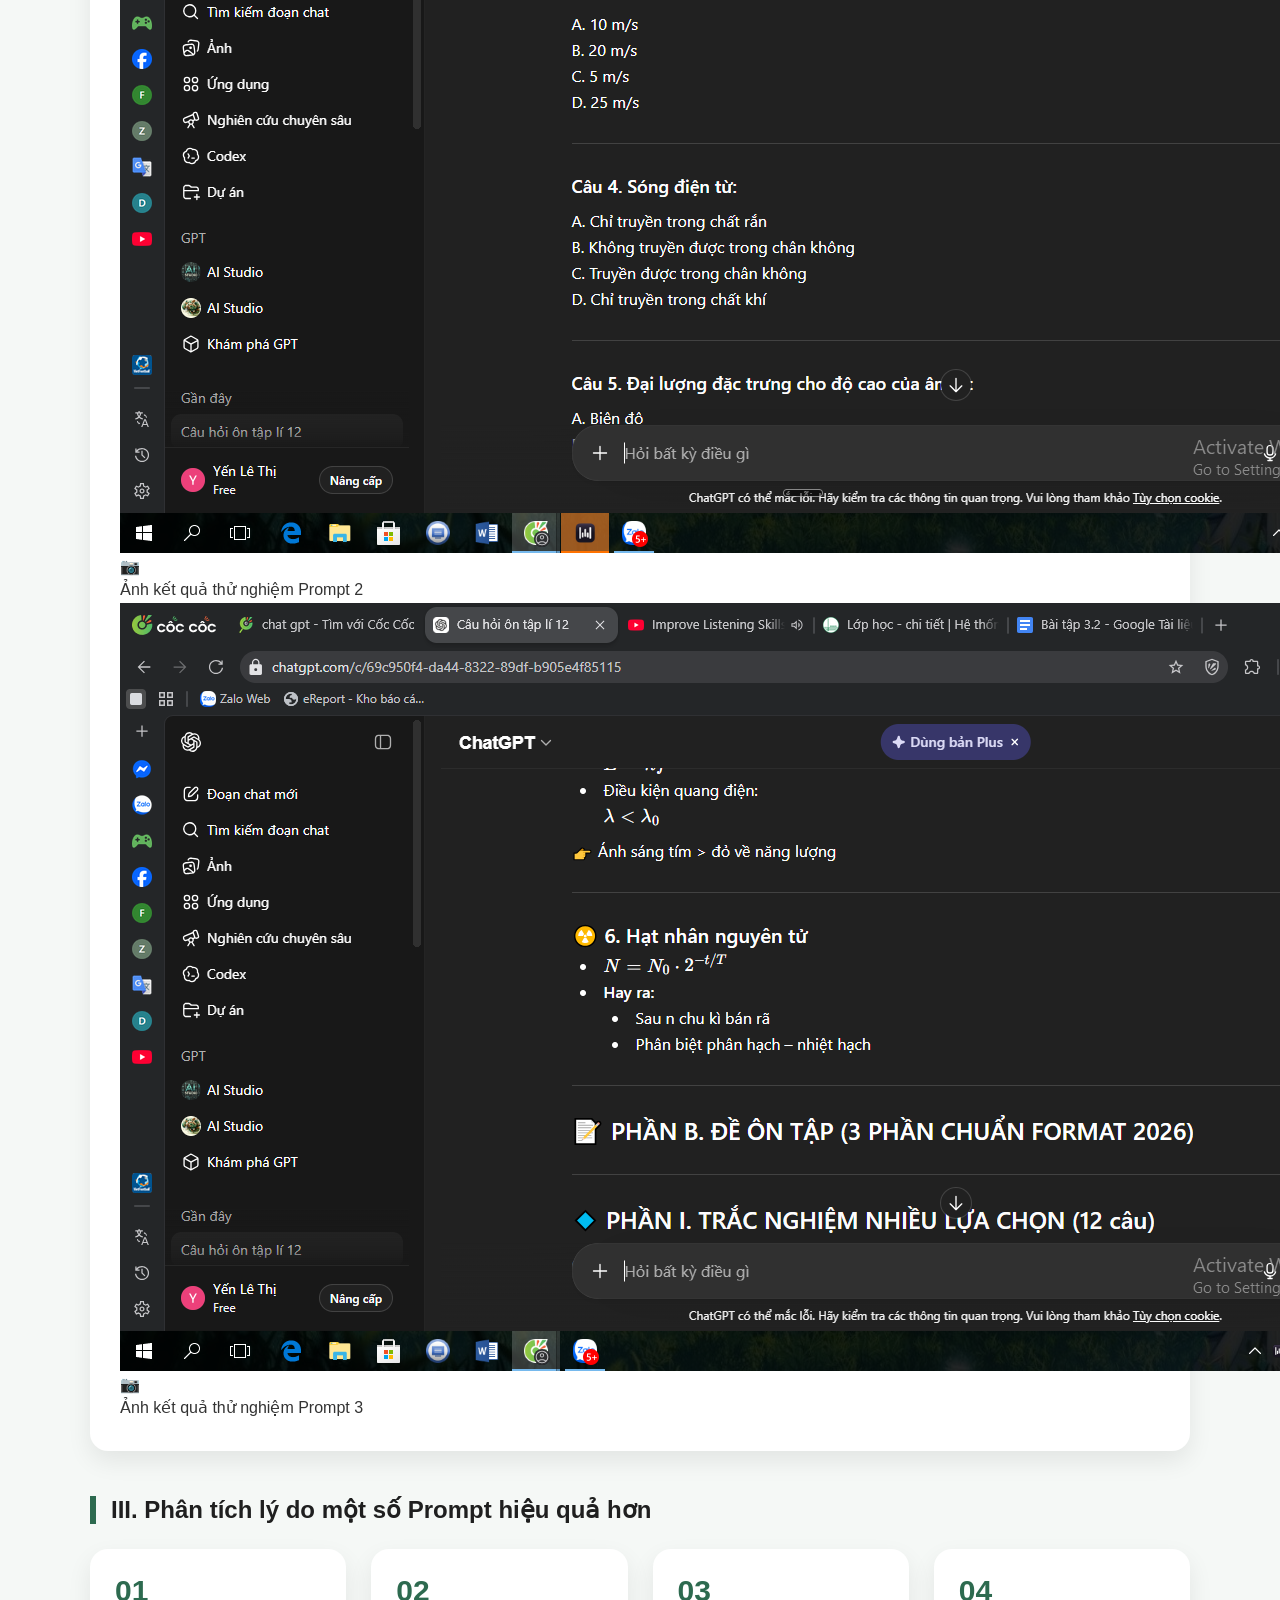
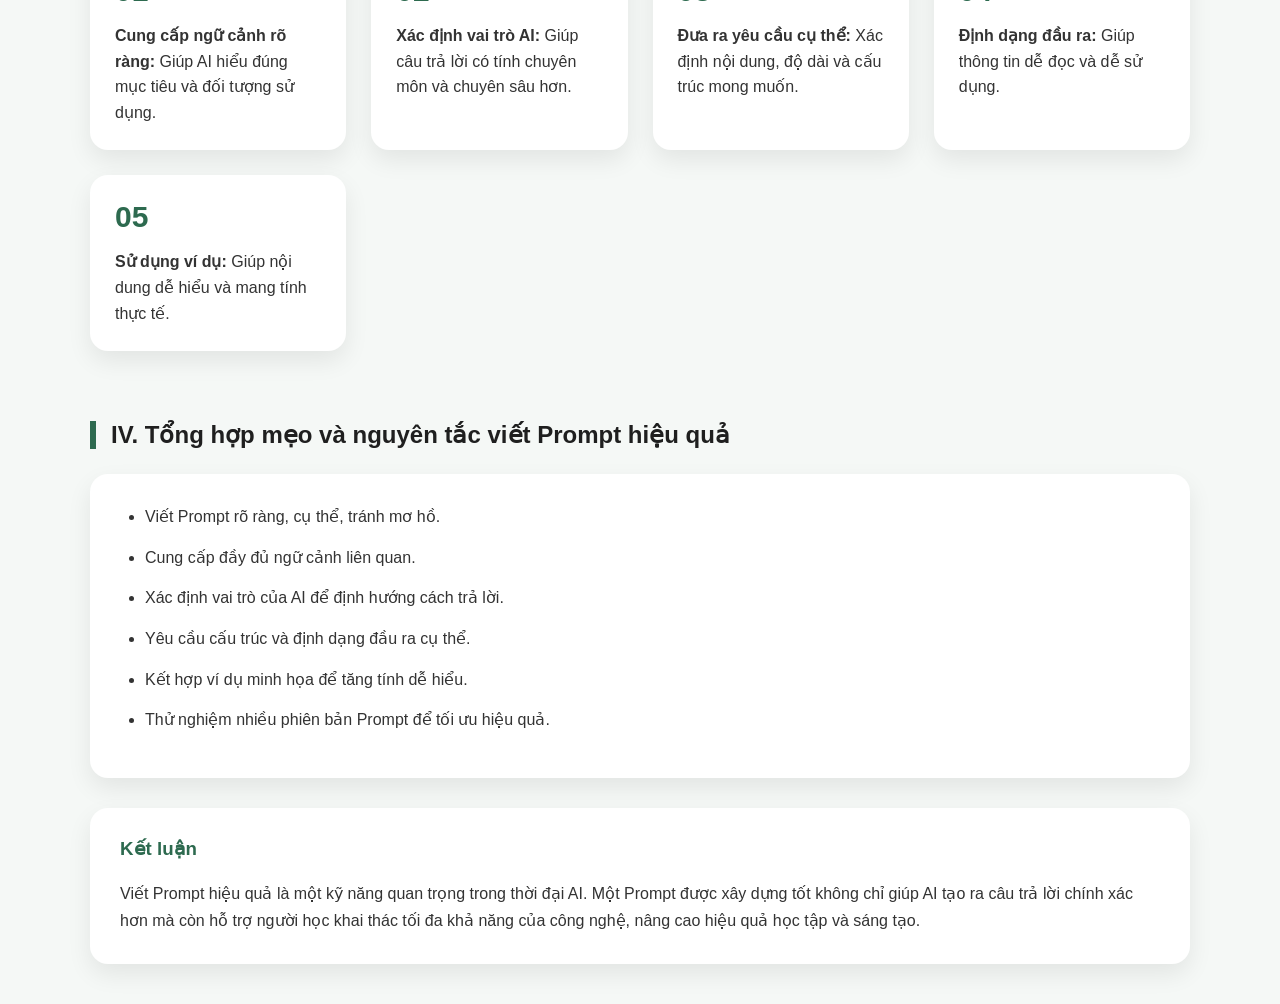
<file: bai3.html>
<!DOCTYPE html>
<html lang="vi">
<head>
    <meta charset="UTF-8">
    <meta name="viewport" content="width=device-width, initial-scale=1.0">
    <title>Bài 3</title>

    <link rel="stylesheet" href="style.css">
</head>

<body>
   <header class="page-header">

    <a href="index.html" class="back-btn">
        ← Quay lại Portfolio
    </a>

    <h1>
         BÁO CÁO:<br>
        PHÁT TRIỂN KỸ NĂNG VIẾT PROMPT HIỆU QUẢ TRONG HỌC TẬP
    </h1>

</header>
<main class="container">


<h2>I. Các tác vụ học tập và thiết kế Prompt</h2>

<p>
Trong quá trình học tập với sự hỗ trợ của trí tuệ nhân tạo (AI), 
việc xây dựng Prompt có vai trò quan trọng trong việc định hướng 
cách AI xử lý thông tin và tạo ra kết quả phù hợp. Một Prompt được 
thiết kế tốt không chỉ giúp tiết kiệm thời gian mà còn nâng cao 
chất lượng câu trả lời.
</p>



<section class="report-card">

<h3>1. Tóm tắt tài liệu học thuật</h3>


<div class="prompt-box">

<h4>Prompt cơ bản</h4>

<p>
Tóm tắt tài liệu trên.
</p>

</div>



<div class="prompt-box">

<h4>Prompt cải tiến</h4>

<p>
Hãy tóm tắt tài liệu trên thành 5 ý chính,
đồng thời chỉ ra những nội dung quan trọng nhất.
Sử dụng ngôn ngữ dễ hiểu, cô đọng,
giữ lại các khái niệm quan trọng.
</p>

</div>



<div class="prompt-box advanced">

<h4>Prompt nâng cao</h4>

<p>
Hãy hóa thân thành một giảng viên đại học,
tóm tắt tài liệu trên thành 5 ý chính.

Mỗi ý chính hãy giải thích rõ nội dung,
đưa ra nhận xét cá nhân và bổ sung ví dụ minh họa
giúp người học dễ hiểu hơn.
</p>

</div>


<div class="result-box">

<strong>Nhận xét:</strong>

<p>
Prompt cơ bản thường tạo ra nội dung tổng quát.
Khi bổ sung vai trò của AI, cấu trúc và ví dụ minh họa,
kết quả trả về có tính hệ thống, dễ hiểu và phù hợp
với mục tiêu học tập hơn.
</p>

</div>


</section>





<section class="report-card">


<h3>2. Giải thích một khái niệm phức tạp</h3>



<div class="prompt-box">

<h4>Prompt cơ bản</h4>

<p>
Giải thích khái niệm học sâu là gì.
</p>

</div>



<div class="prompt-box">

<h4>Prompt cải tiến</h4>

<p>
Giải thích khái niệm học sâu một cách chi tiết,
rõ ràng, đưa ra ví dụ cụ thể và so sánh
với học máy truyền thống.
</p>

</div>




<div class="prompt-box advanced">

<h4>Prompt nâng cao</h4>

<p>
Bạn hãy đóng vai một giảng viên ngành Khoa học máy tính
và giải thích khái niệm học sâu cho sinh viên.

Trình bày theo cấu trúc:

<br><br>

<strong>
Định nghĩa → Bản chất → Cách hoạt động → Ứng dụng thực tiễn
</strong>

<br><br>

Sử dụng ví dụ thực tế trong đời sống
và phân chia nội dung rõ ràng.
</p>

</div>



<div class="result-box">

<strong>Nhận xét:</strong>

<p>
Việc xác định vai trò chuyên môn cho AI giúp câu trả lời
có độ chính xác và chuyên sâu hơn. Ngoài ra, cấu trúc
trình bày rõ ràng giúp người học dễ dàng tiếp thu
những khái niệm phức tạp.
</p>

</div>


</section>






<section class="report-card">


<h3>3. Tạo câu hỏi ôn tập</h3>



<div class="prompt-box">

<h4>Prompt cơ bản</h4>

<p>
Hãy tạo câu hỏi ôn tập môn Vật lý cho học sinh lớp 12.
</p>

</div>




<div class="prompt-box">

<h4>Prompt cải tiến</h4>

<p>
Hãy tạo câu hỏi ôn tập môn Vật lý theo cấu trúc đề thi
năm 2026 dành cho học sinh lớp 12 chuẩn bị thi tốt nghiệp,
bao gồm cả câu hỏi trắc nghiệm và tự luận.
</p>

</div>




<div class="prompt-box advanced">

<h4>Prompt nâng cao</h4>

<p>
Hãy hóa thân thành một giáo viên Vật lý đang ôn thi THPT
cho học sinh lớp 12.

Hãy xây dựng một bộ đề ôn tập trọng tâm gồm đầy đủ 3 phần,
bám sát cấu trúc đề minh họa của Bộ Giáo dục.
Đồng thời tổng hợp các kiến thức quan trọng
có khả năng xuất hiện trong kỳ thi.
</p>

</div>




<div class="result-box">

<strong>Nhận xét:</strong>

<p>
Prompt nâng cao giúp AI hiểu rõ đối tượng sử dụng,
mục tiêu học tập và yêu cầu đầu ra.
Nhờ đó AI có thể tạo ra tài liệu ôn tập sát với
nhu cầu thực tế hơn.
</p>

</div>


</section>







<h2>II. Thử nghiệm các Prompt với ChatGPT</h2>


<section class="report-card">


<p>
Các Prompt được thử nghiệm trên ChatGPT nhằm đánh giá
sự khác biệt giữa yêu cầu cơ bản và yêu cầu được tối ưu hóa.
Kết quả cho thấy Prompt càng cụ thể thì AI càng tạo ra
câu trả lời phù hợp với mục tiêu học tập.
</p>



<div class="image-grid">


<img src="prompt1.png" class="report-image">

<div class="icon">
📷
</div>

<p>
Ảnh kết quả thử nghiệm Prompt 1
</p>

</div>


<img src="prompt2.png" class="report-image">

<div class="icon">
📷
</div>

<p>
Ảnh kết quả thử nghiệm Prompt 2
</p>

</div>




<img src="prompt3.png" class="report-image">

<div class="icon">
📷
</div>

<p>
Ảnh kết quả thử nghiệm Prompt 3
</p>

</div>


</div>


</section>







<h2>III. Phân tích lý do một số Prompt hiệu quả hơn</h2>



<section class="tip-grid">


<div class="tip">

<h3>01</h3>

<p>
<strong>Cung cấp ngữ cảnh rõ ràng:</strong>
Giúp AI hiểu đúng mục tiêu và đối tượng sử dụng.
</p>

</div>



<div class="tip">

<h3>02</h3>

<p>
<strong>Xác định vai trò AI:</strong>
Giúp câu trả lời có tính chuyên môn và chuyên sâu hơn.
</p>

</div>



<div class="tip">

<h3>03</h3>

<p>
<strong>Đưa ra yêu cầu cụ thể:</strong>
Xác định nội dung, độ dài và cấu trúc mong muốn.
</p>

</div>



<div class="tip">

<h3>04</h3>

<p>
<strong>Định dạng đầu ra:</strong>
Giúp thông tin dễ đọc và dễ sử dụng.
</p>

</div>



<div class="tip">

<h3>05</h3>

<p>
<strong>Sử dụng ví dụ:</strong>
Giúp nội dung dễ hiểu và mang tính thực tế.
</p>

</div>


</section>







<h2>IV. Tổng hợp mẹo và nguyên tắc viết Prompt hiệu quả</h2>


<section class="report-card">


<ul>

<li>
Viết Prompt rõ ràng, cụ thể, tránh mơ hồ.
</li>

<li>
Cung cấp đầy đủ ngữ cảnh liên quan.
</li>

<li>
Xác định vai trò của AI để định hướng cách trả lời.
</li>

<li>
Yêu cầu cấu trúc và định dạng đầu ra cụ thể.
</li>

<li>
Kết hợp ví dụ minh họa để tăng tính dễ hiểu.
</li>

<li>
Thử nghiệm nhiều phiên bản Prompt để tối ưu hiệu quả.
</li>


</ul>


</section>






<section class="report-card">


<h3>Kết luận</h3>


<p>
Viết Prompt hiệu quả là một kỹ năng quan trọng trong thời đại AI.
Một Prompt được xây dựng tốt không chỉ giúp AI tạo ra câu trả lời
chính xác hơn mà còn hỗ trợ người học khai thác tối đa khả năng
của công nghệ, nâng cao hiệu quả học tập và sáng tạo.
</p>


</section>



</main>
</file>
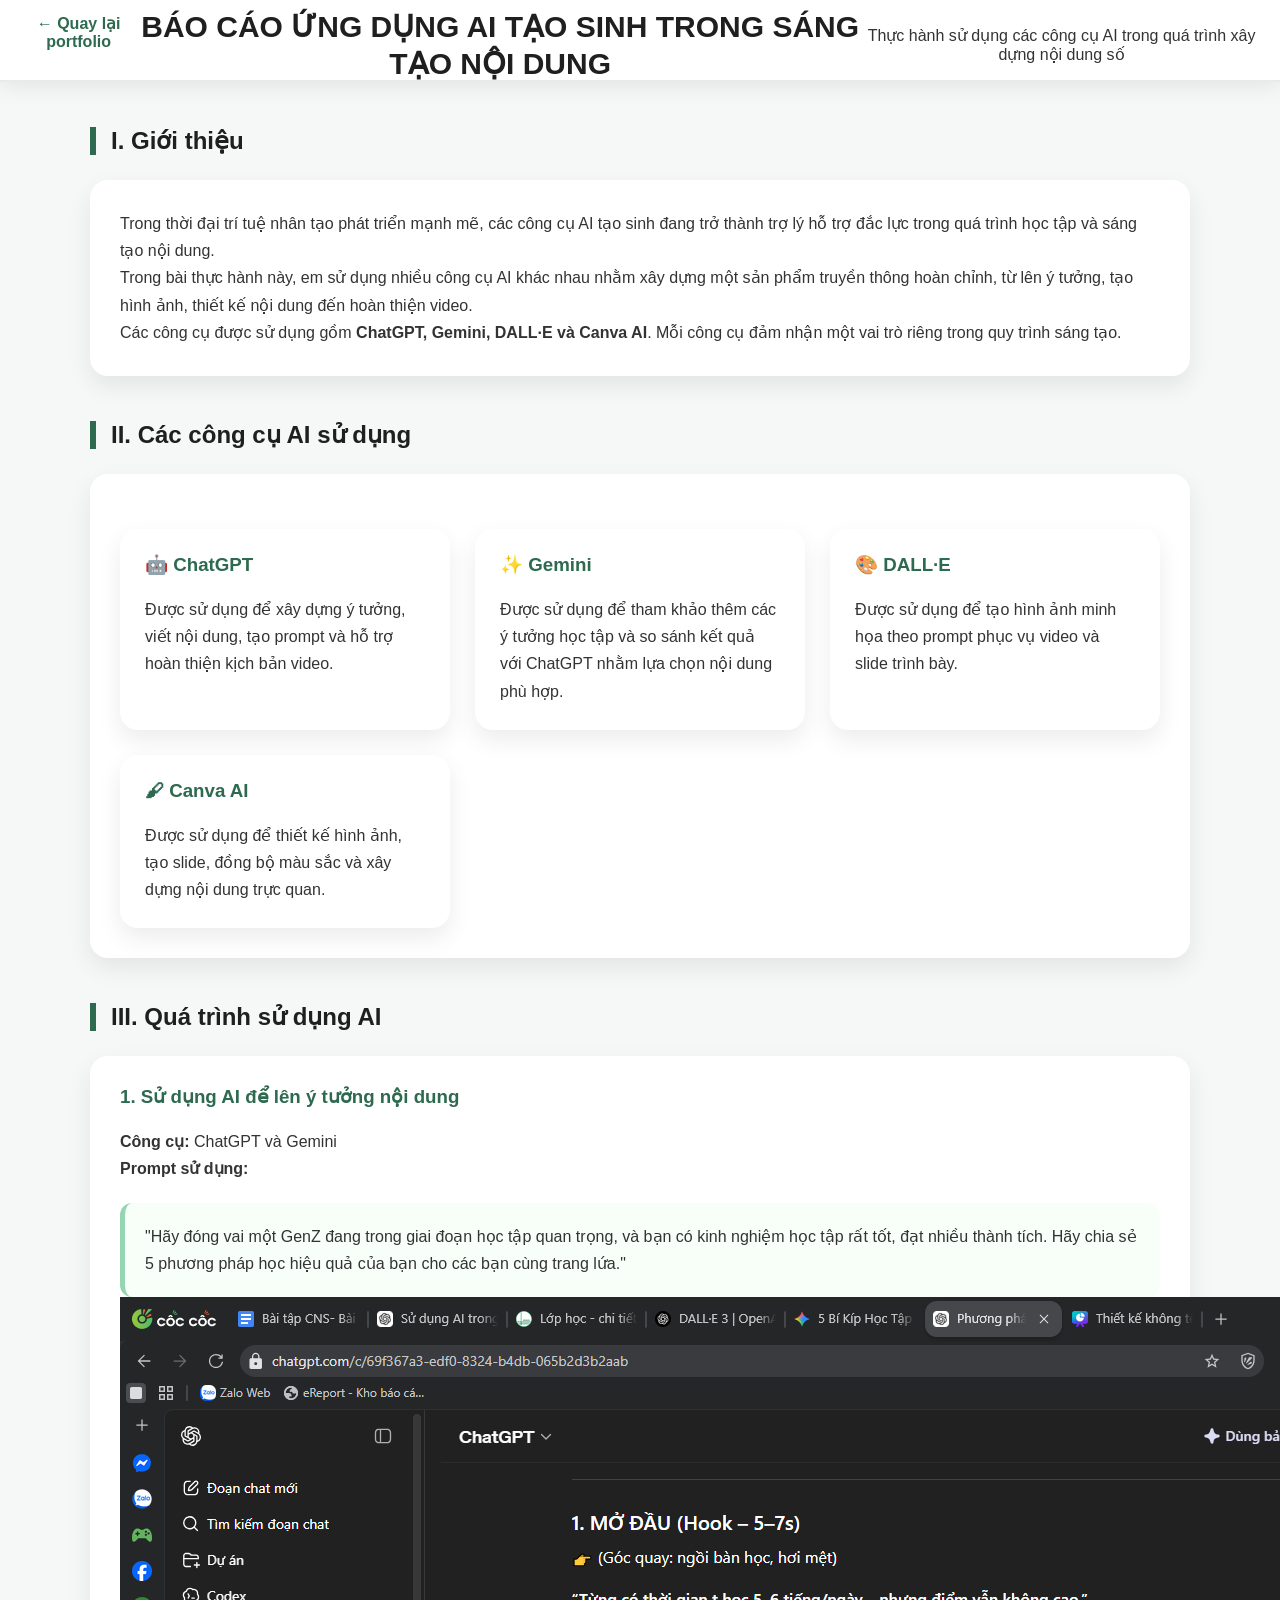
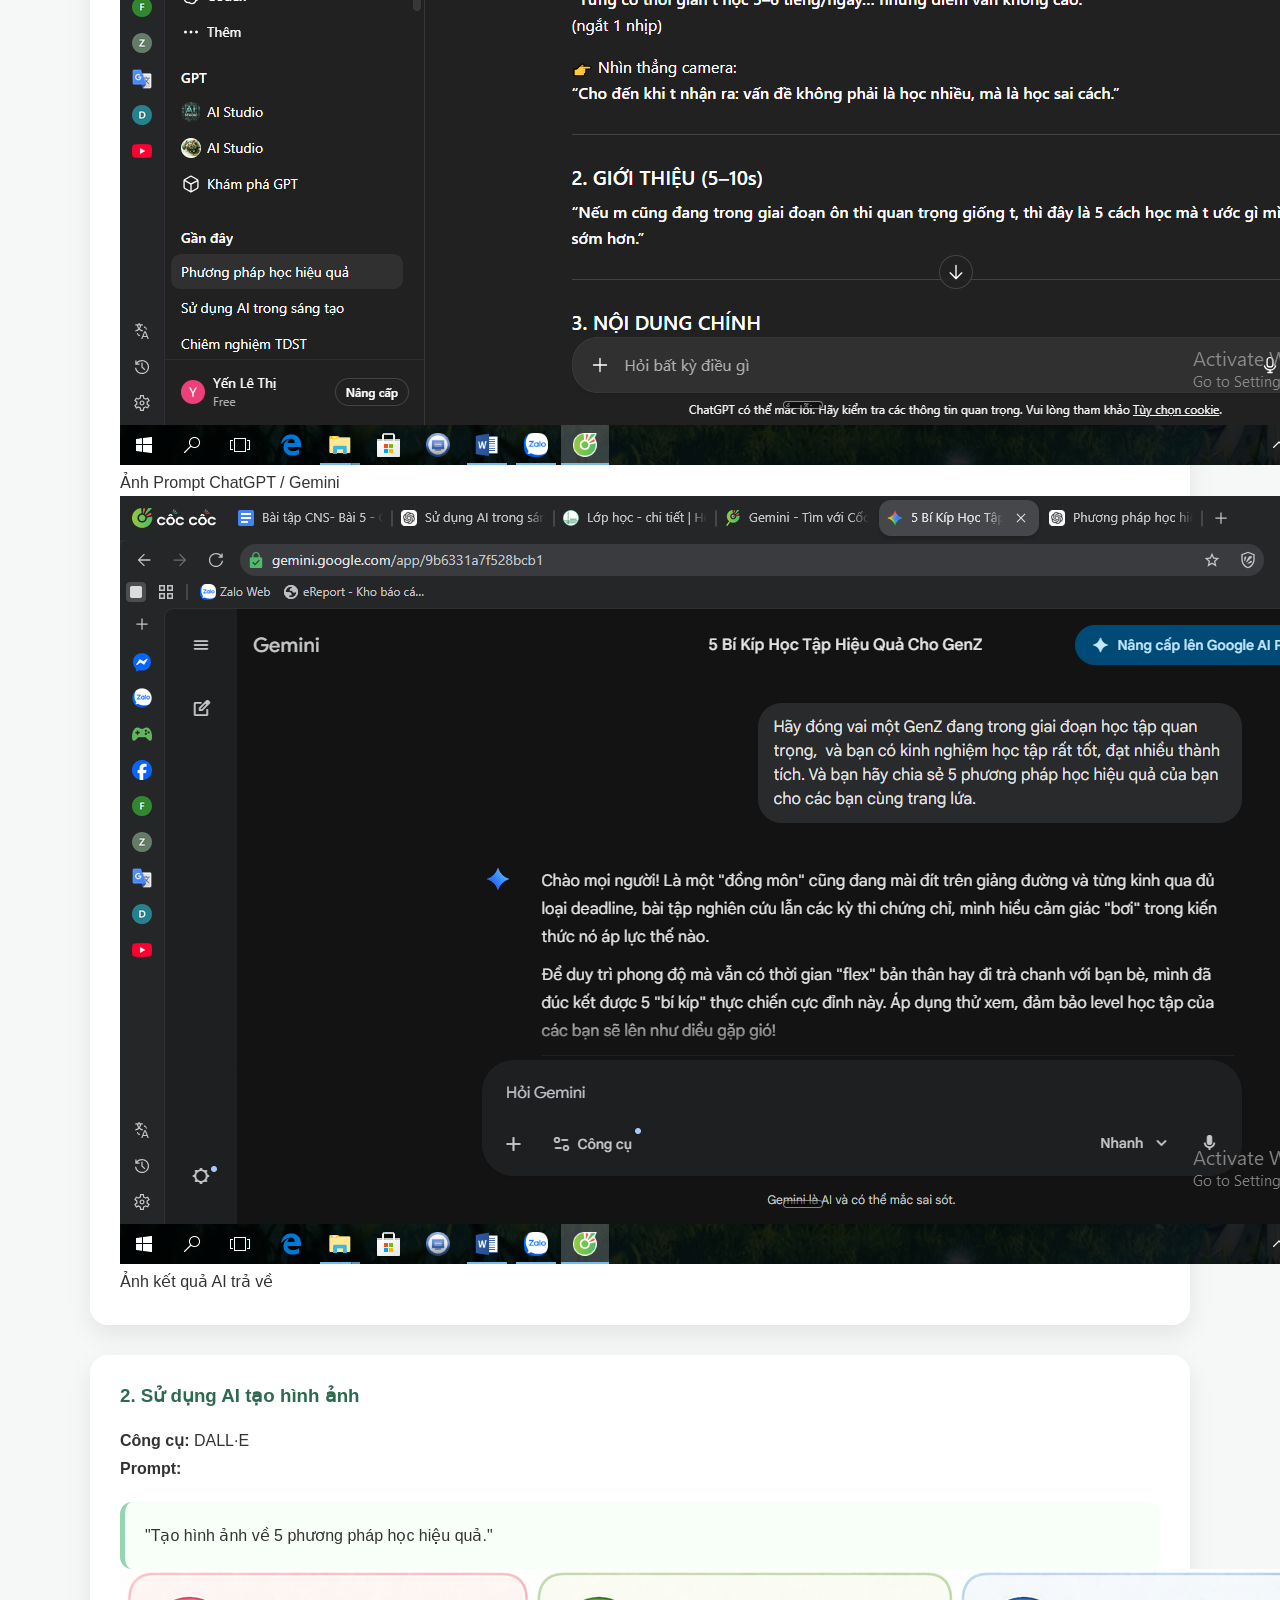
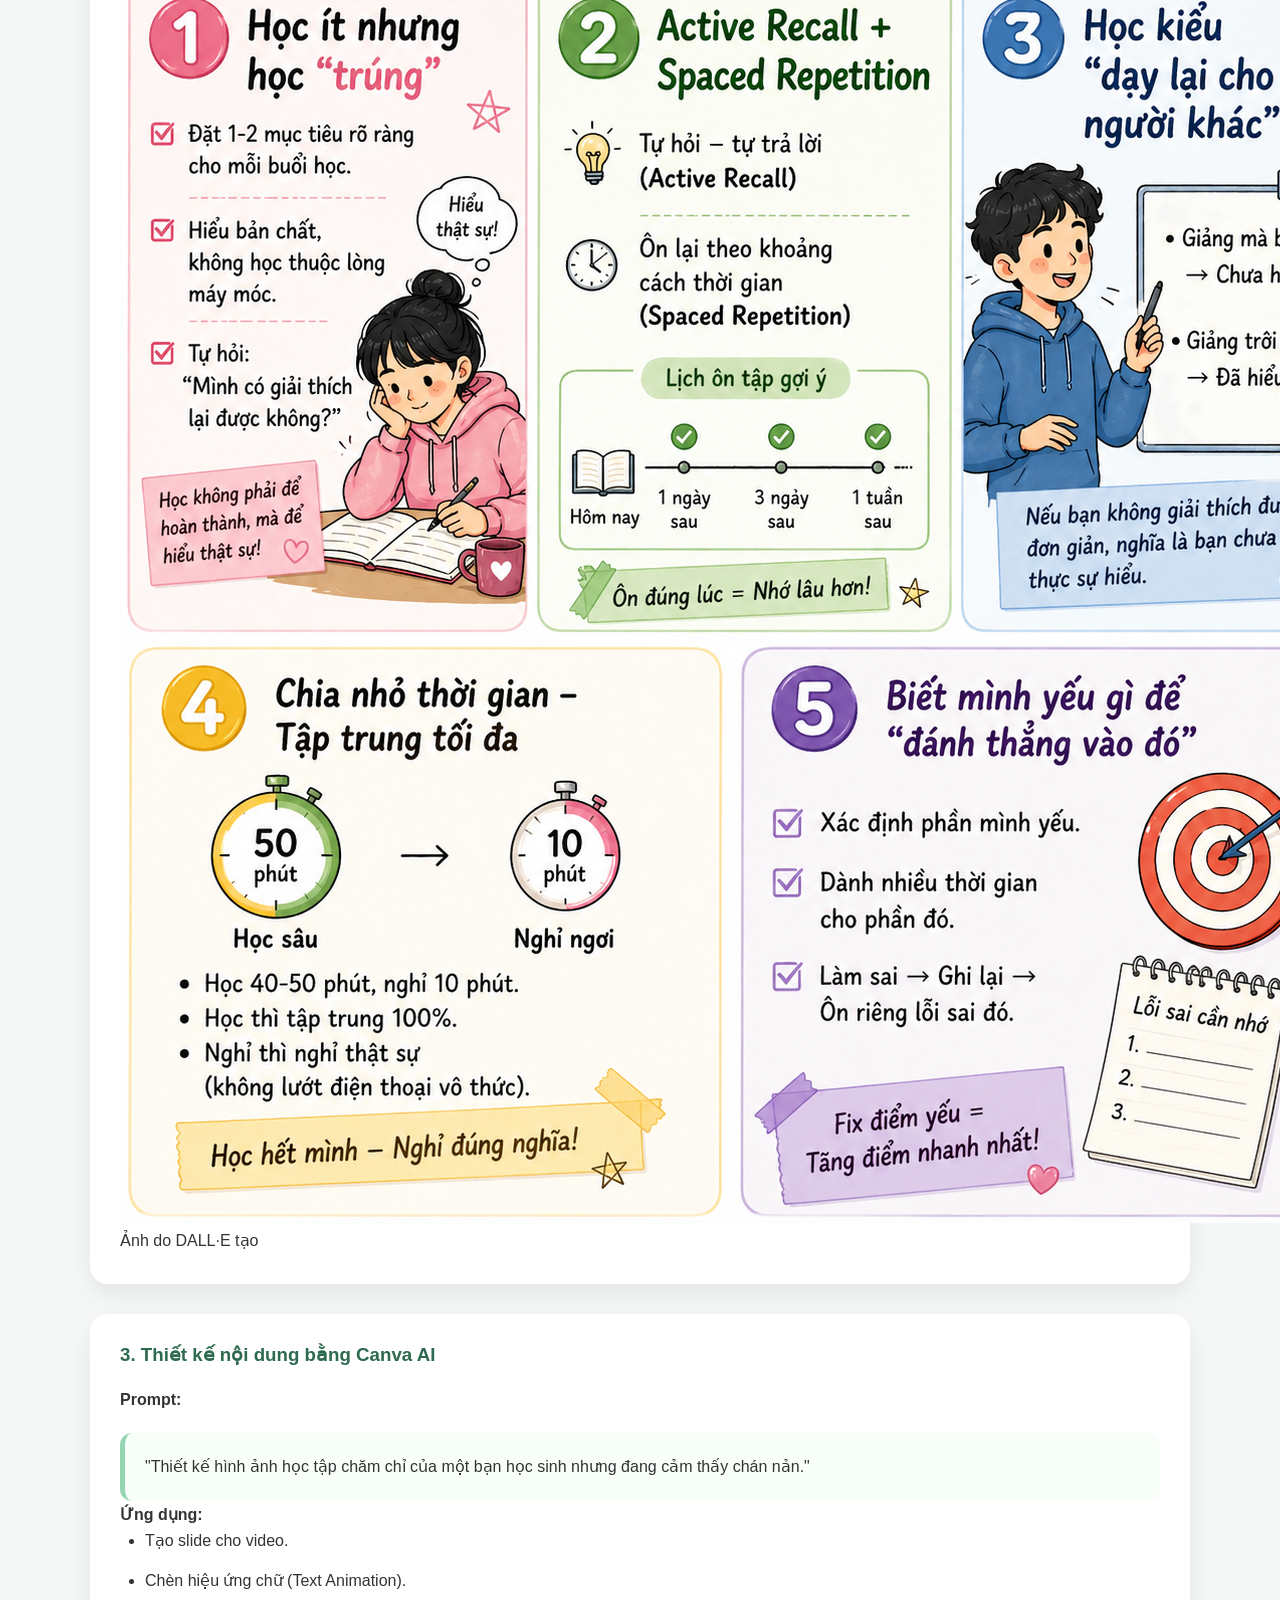
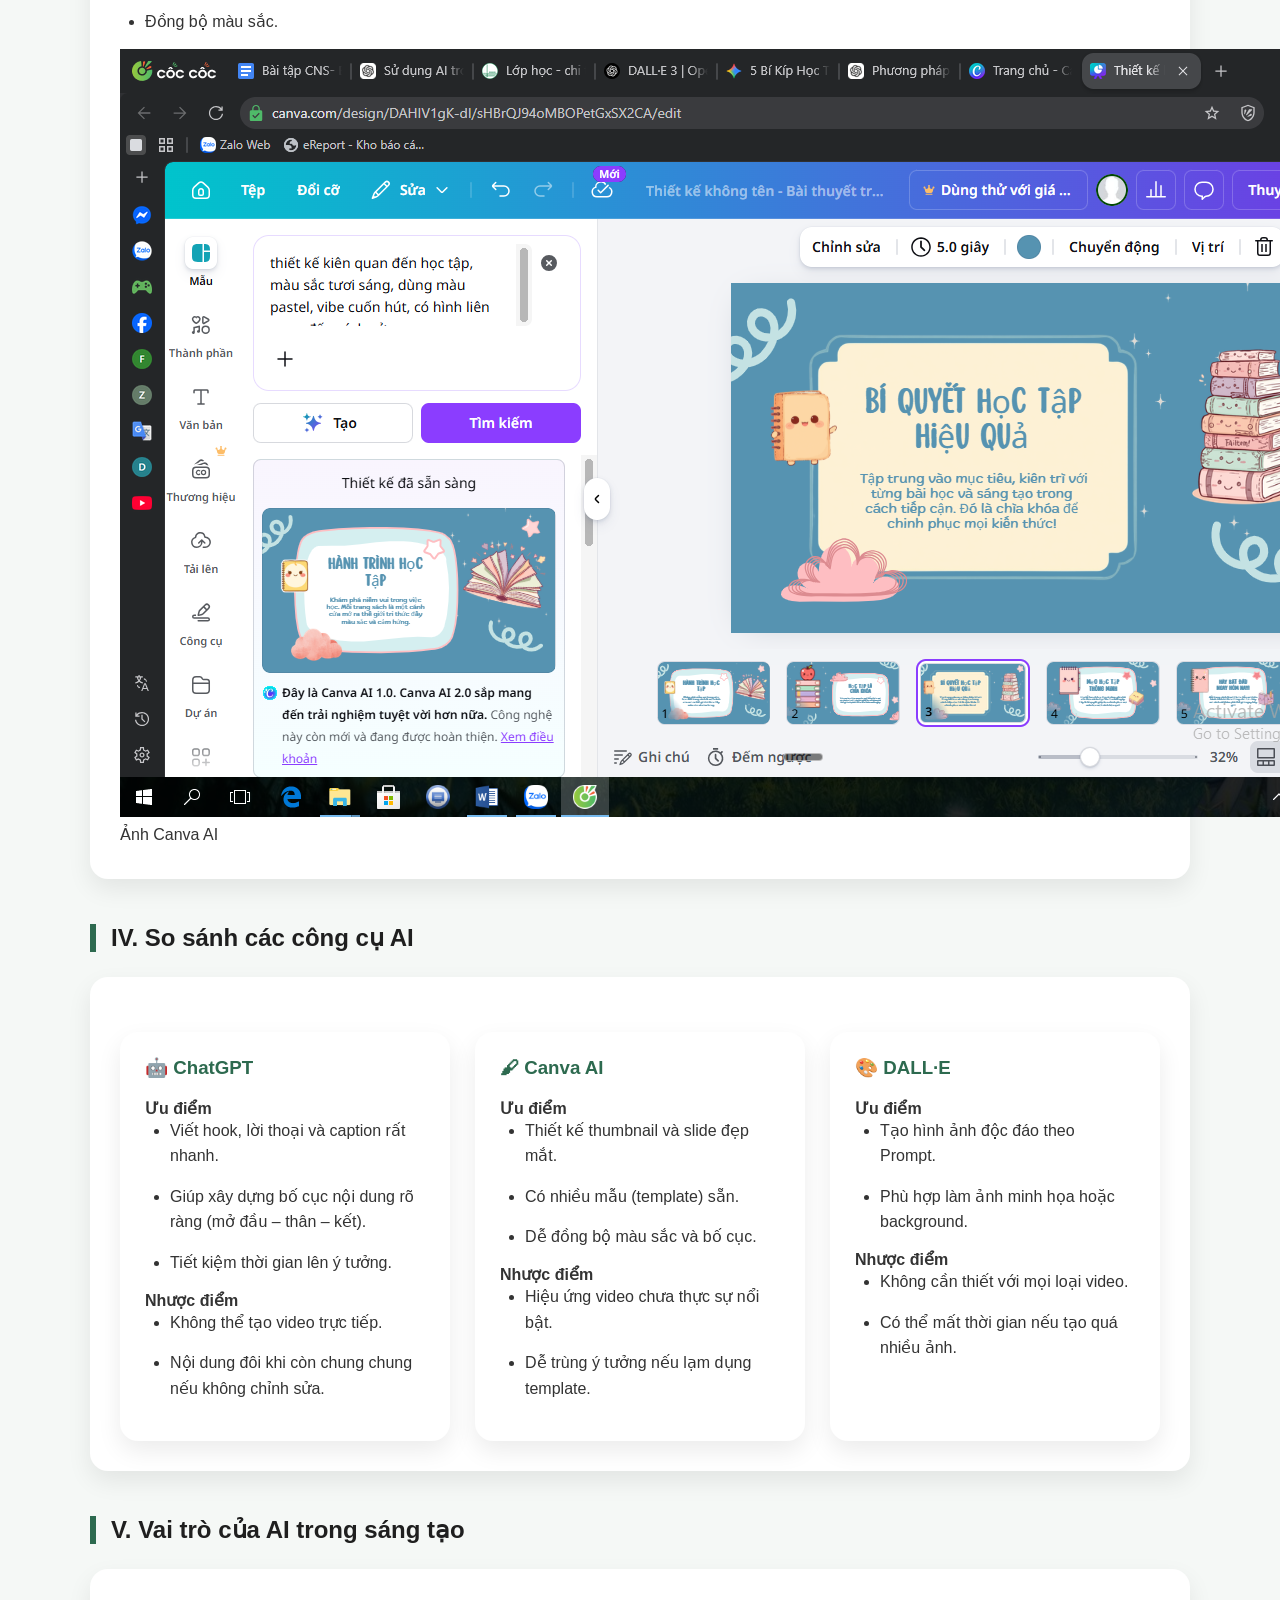
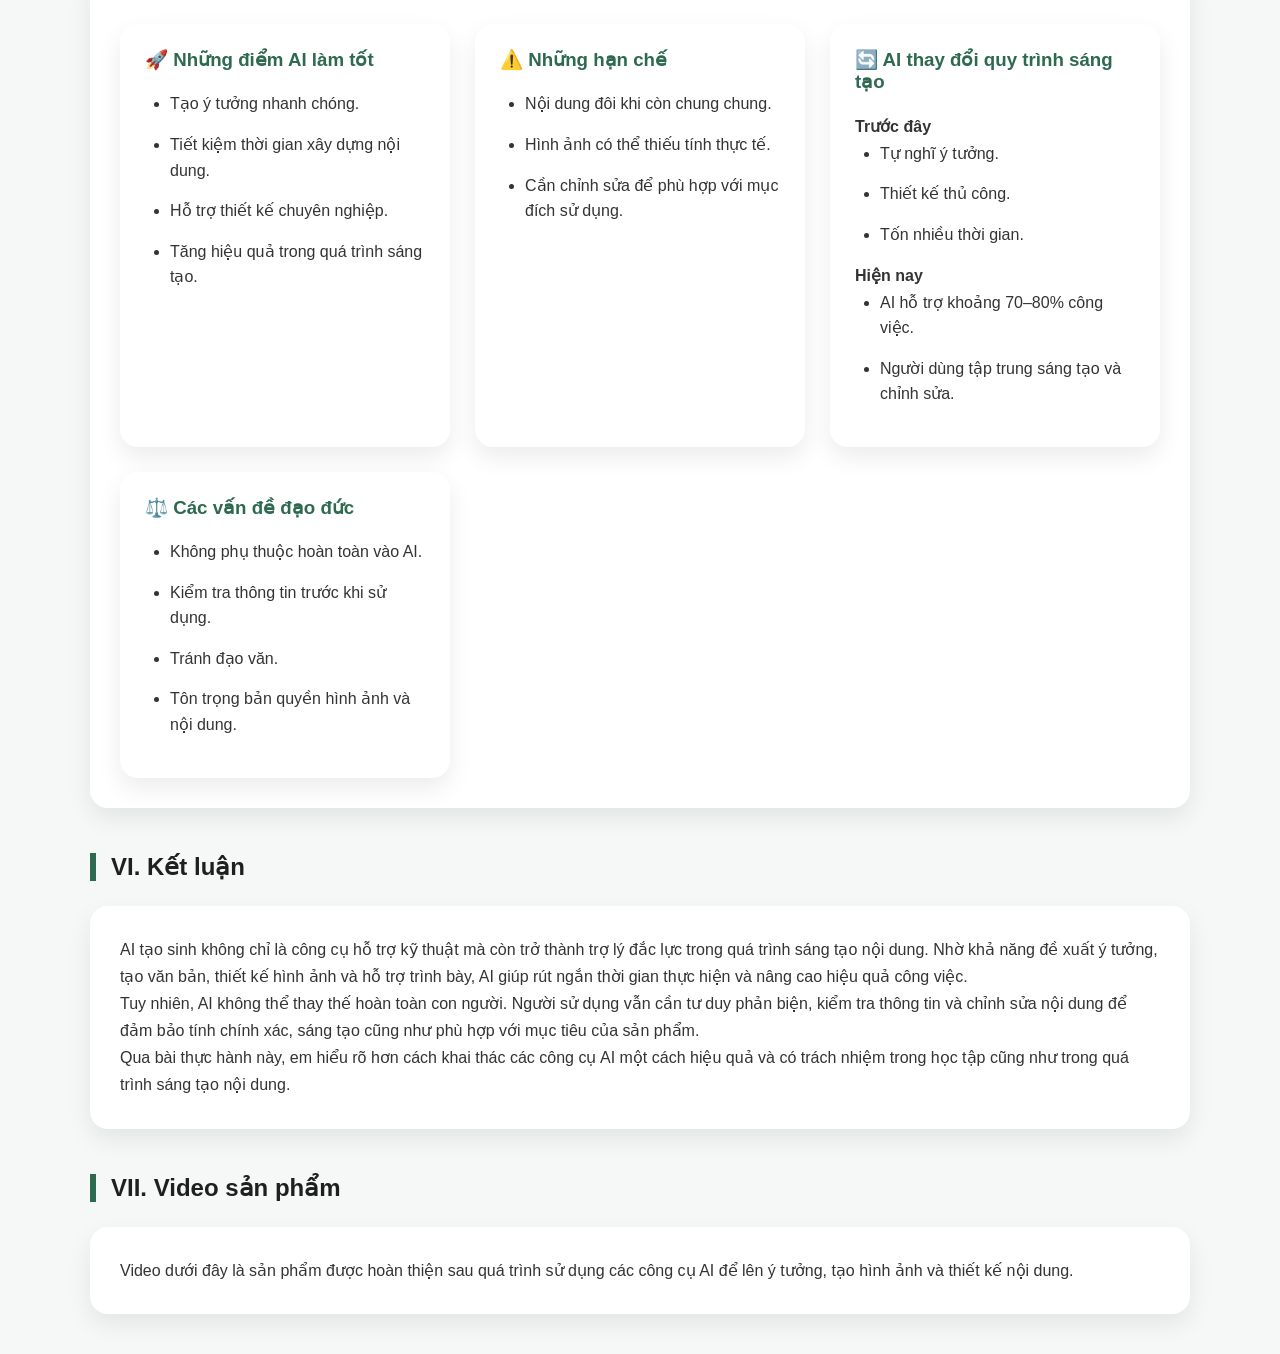
<file: bai5.html>
<!DOCTYPE html>
<html lang="vi">

<head>

    <meta charset="UTF-8">

    <meta name="viewport" content="width=device-width, initial-scale=1.0">

    <title>Bài 5 - Ứng dụng AI tạo sinh</title>

    <link rel="stylesheet" href="style.css">

</head>

<body>

<header class="page-header">

    <a href="index.html" class="back-btn">

        ← Quay lại portfolio

    </a>

    <h1>

        BÁO CÁO ỨNG DỤNG AI TẠO SINH TRONG SÁNG TẠO NỘI DUNG

    </h1>

    <p>

        Thực hành sử dụng các công cụ AI trong quá trình xây dựng nội dung số

    </p>

</header>

<main class="container">
<h2>I. Giới thiệu</h2>

<section class="report-card">
<p>

Trong thời đại trí tuệ nhân tạo phát triển mạnh mẽ, các công cụ AI tạo sinh đang trở thành trợ lý hỗ trợ đắc lực trong quá trình học tập và sáng tạo nội dung.

</p>

<p>

Trong bài thực hành này, em sử dụng nhiều công cụ AI khác nhau nhằm xây dựng một sản phẩm truyền thông hoàn chỉnh, từ lên ý tưởng, tạo hình ảnh, thiết kế nội dung đến hoàn thiện video.

</p>

<p>

Các công cụ được sử dụng gồm <strong>ChatGPT, Gemini, DALL·E và Canva AI</strong>. Mỗi công cụ đảm nhận một vai trò riêng trong quy trình sáng tạo.

</p>
</section>
<h2>II. Các công cụ AI sử dụng</h2>
<section class="report-card">
<div class="source-grid">
<div class="source-card">

<h3>🤖 ChatGPT</h3>

<p>

Được sử dụng để xây dựng ý tưởng, viết nội dung, tạo prompt và hỗ trợ hoàn thiện kịch bản video.

</p>

</div>
<div class="source-card">

<h3>✨ Gemini</h3>

<p>

Được sử dụng để tham khảo thêm các ý tưởng học tập và so sánh kết quả với ChatGPT nhằm lựa chọn nội dung phù hợp.

</p>

</div>
<div class="source-card">

<h3>🎨 DALL·E</h3>

<p>

Được sử dụng để tạo hình ảnh minh họa theo prompt phục vụ video và slide trình bày.

</p>

</div>
<div class="source-card">

<h3>🖌 Canva AI</h3>

<p>

Được sử dụng để thiết kế hình ảnh, tạo slide, đồng bộ màu sắc và xây dựng nội dung trực quan.

</p>

</div>
</div>
</section>
<h2>III. Quá trình sử dụng AI</h2>

<section class="report-card">

<h3>1. Sử dụng AI để lên ý tưởng nội dung</h3>

<p>

<strong>Công cụ:</strong> ChatGPT và Gemini

</p>

<p>

<strong>Prompt sử dụng:</strong>

</p>

<div class="prompt-box">

<p>

"Hãy đóng vai một GenZ đang trong giai đoạn học tập quan trọng, và bạn có kinh nghiệm học tập rất tốt, đạt nhiều thành tích. Hãy chia sẻ 5 phương pháp học hiệu quả của bạn cho các bạn cùng trang lứa."

</p>

</div>

<img src="chatgptbai5.png" class="report-image">

<p class="image-caption">

Ảnh Prompt ChatGPT / Gemini

</p>

<img src="gemini2bai5.png" class="report-image">

<p class="image-caption">

Ảnh kết quả AI trả về

</p>

</section>



<section class="report-card">

<h3>2. Sử dụng AI tạo hình ảnh</h3>

<p>

<strong>Công cụ:</strong> DALL·E

</p>

<p>

<strong>Prompt:</strong>

</p>

<div class="prompt-box">

<p>

"Tạo hình ảnh về 5 phương pháp học hiệu quả."

</p>

</div>

<img src="5phuongphapbai5.png" class="report-image">

<p class="image-caption">

Ảnh do DALL·E tạo

</p>

</section>



<section class="report-card">

<h3>3. Thiết kế nội dung bằng Canva AI</h3>

<p>

<strong>Prompt:</strong>

</p>

<div class="prompt-box">

<p>

"Thiết kế hình ảnh học tập chăm chỉ của một bạn học sinh nhưng đang cảm thấy chán nản."

</p>

</div>

<p>

<strong>Ứng dụng:</strong>

</p>

<ul>

<li>Tạo slide cho video.</li>

<li>Chèn hiệu ứng chữ (Text Animation).</li>

<li>Đồng bộ màu sắc.</li>

</ul>

<img src="canvabai5.png" class="report-image">

<p class="image-caption">

Ảnh Canva AI

</p> 

</section>
<h2>IV. So sánh các công cụ AI</h2>
<section class="report-card">
<div class="source-grid">

    <!-- ChatGPT -->

    <div class="source-card">

        <h3>🤖 ChatGPT</h3>

        <h4>Ưu điểm</h4>

        <ul>

            <li>Viết hook, lời thoại và caption rất nhanh.</li>

            <li>Giúp xây dựng bố cục nội dung rõ ràng (mở đầu – thân – kết).</li>

            <li>Tiết kiệm thời gian lên ý tưởng.</li>

        </ul>

        <h4>Nhược điểm</h4>

        <ul>

            <li>Không thể tạo video trực tiếp.</li>

            <li>Nội dung đôi khi còn chung chung nếu không chỉnh sửa.</li>

        </ul>

    </div>



    <!-- Canva -->

    <div class="source-card">

        <h3>🖌 Canva AI</h3>

        <h4>Ưu điểm</h4>

        <ul>

            <li>Thiết kế thumbnail và slide đẹp mắt.</li>

            <li>Có nhiều mẫu (template) sẵn.</li>

            <li>Dễ đồng bộ màu sắc và bố cục.</li>

        </ul>

        <h4>Nhược điểm</h4>

        <ul>

            <li>Hiệu ứng video chưa thực sự nổi bật.</li>

            <li>Dễ trùng ý tưởng nếu lạm dụng template.</li>

        </ul>

    </div>



    <!-- DALL·E -->

    <div class="source-card">

        <h3>🎨 DALL·E</h3>

        <h4>Ưu điểm</h4>

        <ul>

            <li>Tạo hình ảnh độc đáo theo Prompt.</li>

            <li>Phù hợp làm ảnh minh họa hoặc background.</li>

        </ul>

        <h4>Nhược điểm</h4>

        <ul>

            <li>Không cần thiết với mọi loại video.</li>

            <li>Có thể mất thời gian nếu tạo quá nhiều ảnh.</li>

        </ul>

    </div>

</div>
</section>

<h2>V. Vai trò của AI trong sáng tạo</h2>
<section class="report-card">
<div class="source-grid">

    <!-- AI làm tốt -->

    <div class="source-card">

        <h3>🚀 Những điểm AI làm tốt</h3>

        <ul>

            <li>Tạo ý tưởng nhanh chóng.</li>

            <li>Tiết kiệm thời gian xây dựng nội dung.</li>

            <li>Hỗ trợ thiết kế chuyên nghiệp.</li>

            <li>Tăng hiệu quả trong quá trình sáng tạo.</li>

        </ul>

    </div>



    <!-- Hạn chế -->

    <div class="source-card">

        <h3>⚠️ Những hạn chế</h3>

        <ul>

            <li>Nội dung đôi khi còn chung chung.</li>

            <li>Hình ảnh có thể thiếu tính thực tế.</li>

            <li>Cần chỉnh sửa để phù hợp với mục đích sử dụng.</li>

        </ul>

    </div>



    <!-- Quy trình -->

    <div class="source-card">

        <h3>🔄 AI thay đổi quy trình sáng tạo</h3>

        <p>

            <strong>Trước đây</strong>

        </p>

        <ul>

            <li>Tự nghĩ ý tưởng.</li>

            <li>Thiết kế thủ công.</li>

            <li>Tốn nhiều thời gian.</li>

        </ul>

        <p>

            <strong>Hiện nay</strong>

        </p>

        <ul>

            <li>AI hỗ trợ khoảng 70–80% công việc.</li>

            <li>Người dùng tập trung sáng tạo và chỉnh sửa.</li>

        </ul>

    </div>



    <!-- Đạo đức -->

    <div class="source-card">

        <h3>⚖️ Các vấn đề đạo đức</h3>

        <ul>

            <li>Không phụ thuộc hoàn toàn vào AI.</li>

            <li>Kiểm tra thông tin trước khi sử dụng.</li>

            <li>Tránh đạo văn.</li>

            <li>Tôn trọng bản quyền hình ảnh và nội dung.</li>

        </ul>

    </div>

</div>
</section>




<h2>VI. Kết luận</h2>

<section class="report-card">
<p>

AI tạo sinh không chỉ là công cụ hỗ trợ kỹ thuật mà còn trở thành trợ lý đắc lực trong quá trình sáng tạo nội dung. Nhờ khả năng đề xuất ý tưởng, tạo văn bản, thiết kế hình ảnh và hỗ trợ trình bày, AI giúp rút ngắn thời gian thực hiện và nâng cao hiệu quả công việc.

</p>

<p>

Tuy nhiên, AI không thể thay thế hoàn toàn con người. Người sử dụng vẫn cần tư duy phản biện, kiểm tra thông tin và chỉnh sửa nội dung để đảm bảo tính chính xác, sáng tạo cũng như phù hợp với mục tiêu của sản phẩm.

</p>

<p>

Qua bài thực hành này, em hiểu rõ hơn cách khai thác các công cụ AI một cách hiệu quả và có trách nhiệm trong học tập cũng như trong quá trình sáng tạo nội dung.

</p>
</section>





<h2>VII. Video sản phẩm</h2>

<section class="report-card">
<p>

Video dưới đây là sản phẩm được hoàn thiện sau quá trình sử dụng các công cụ AI để lên ý tưởng, tạo hình ảnh và thiết kế nội dung.

</p>

<div class="video-box">

    <!-- Sau này thay bằng video -->

</div>


</p>
</div>
</section>


</main>

</body>

</html>
</file>
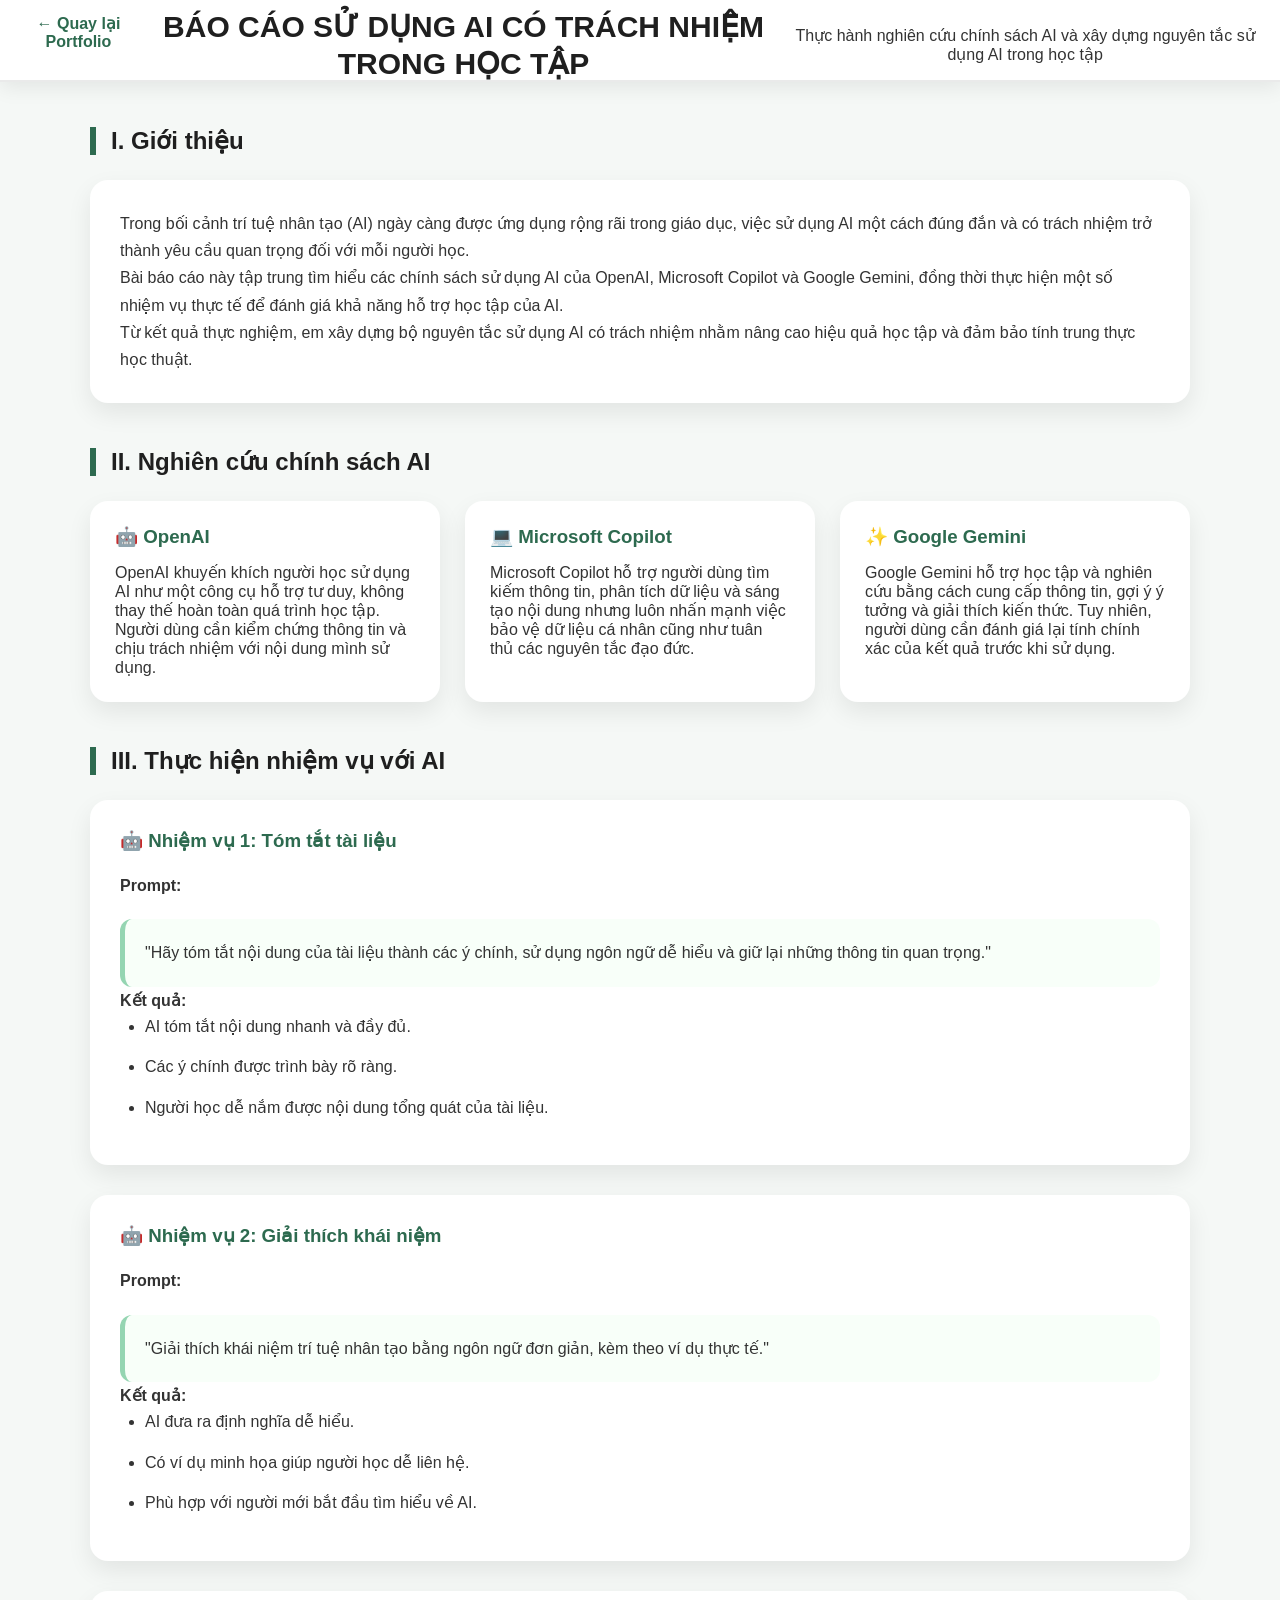
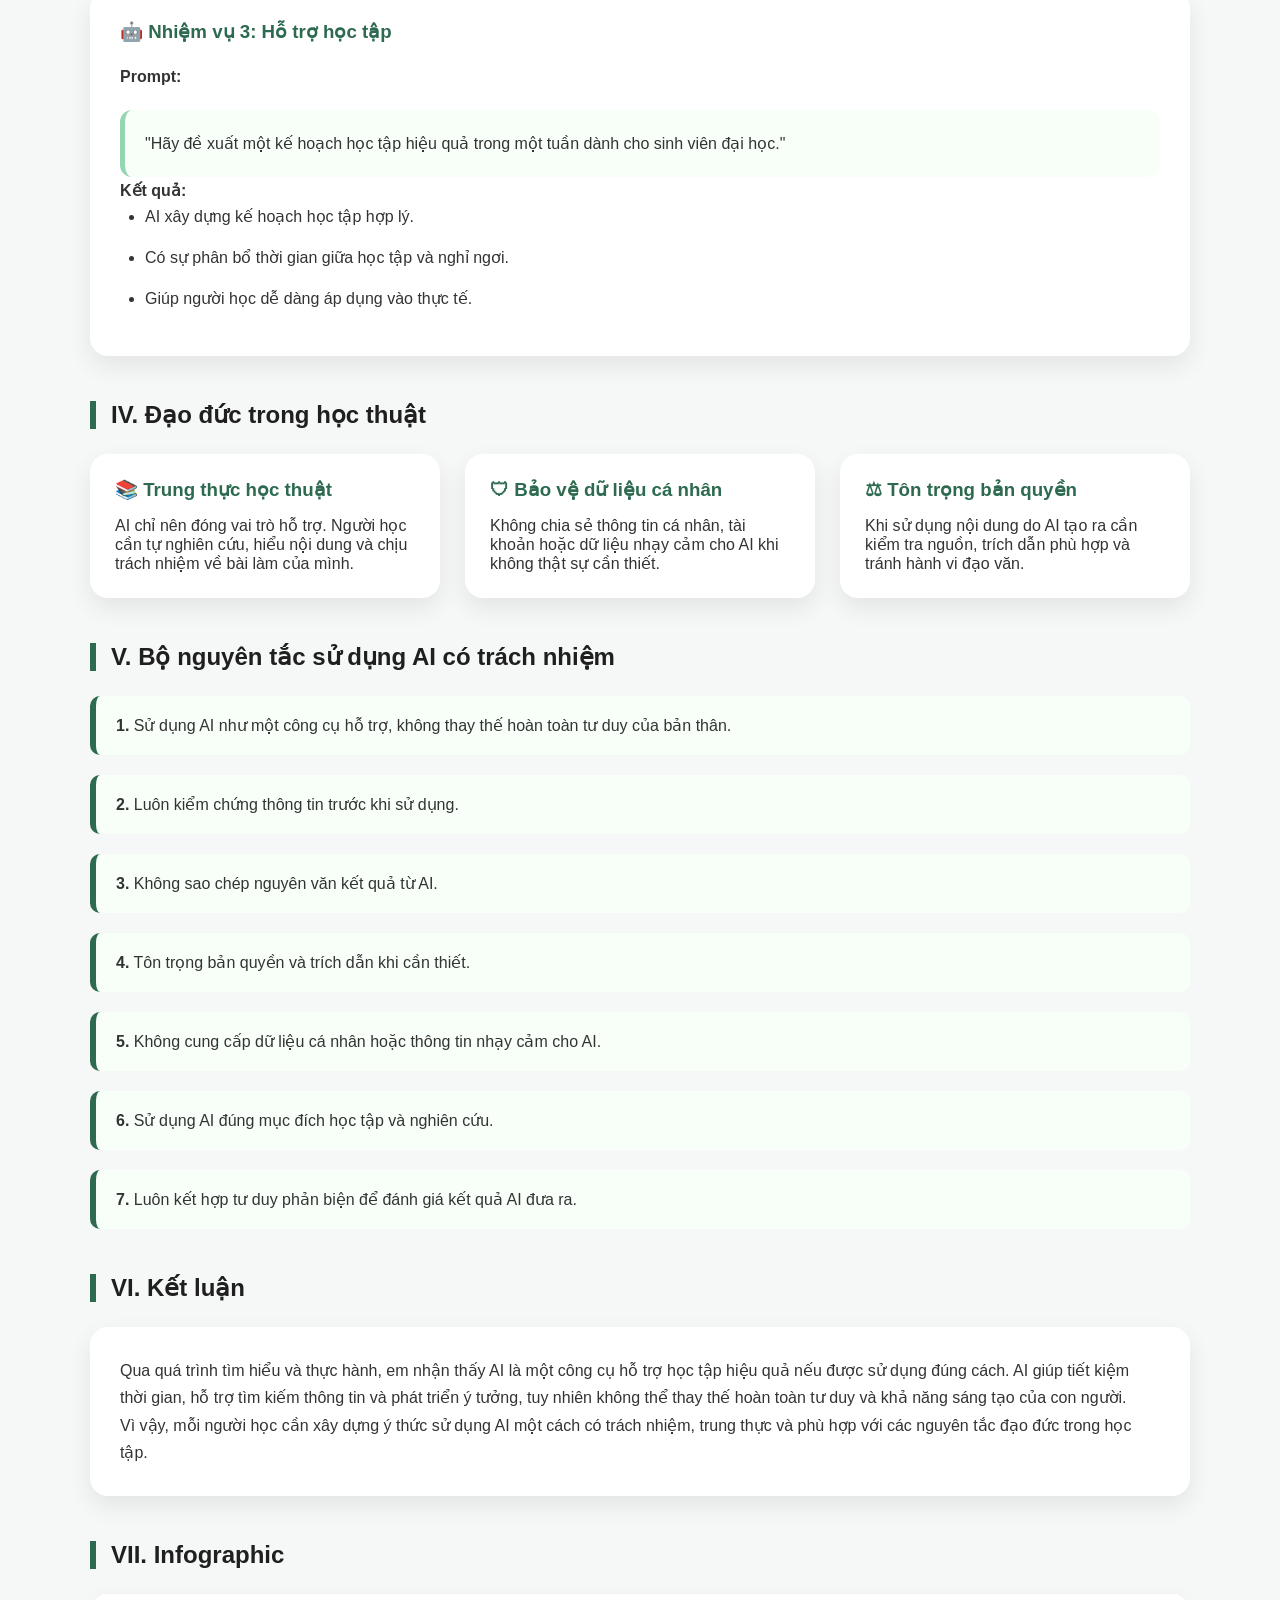
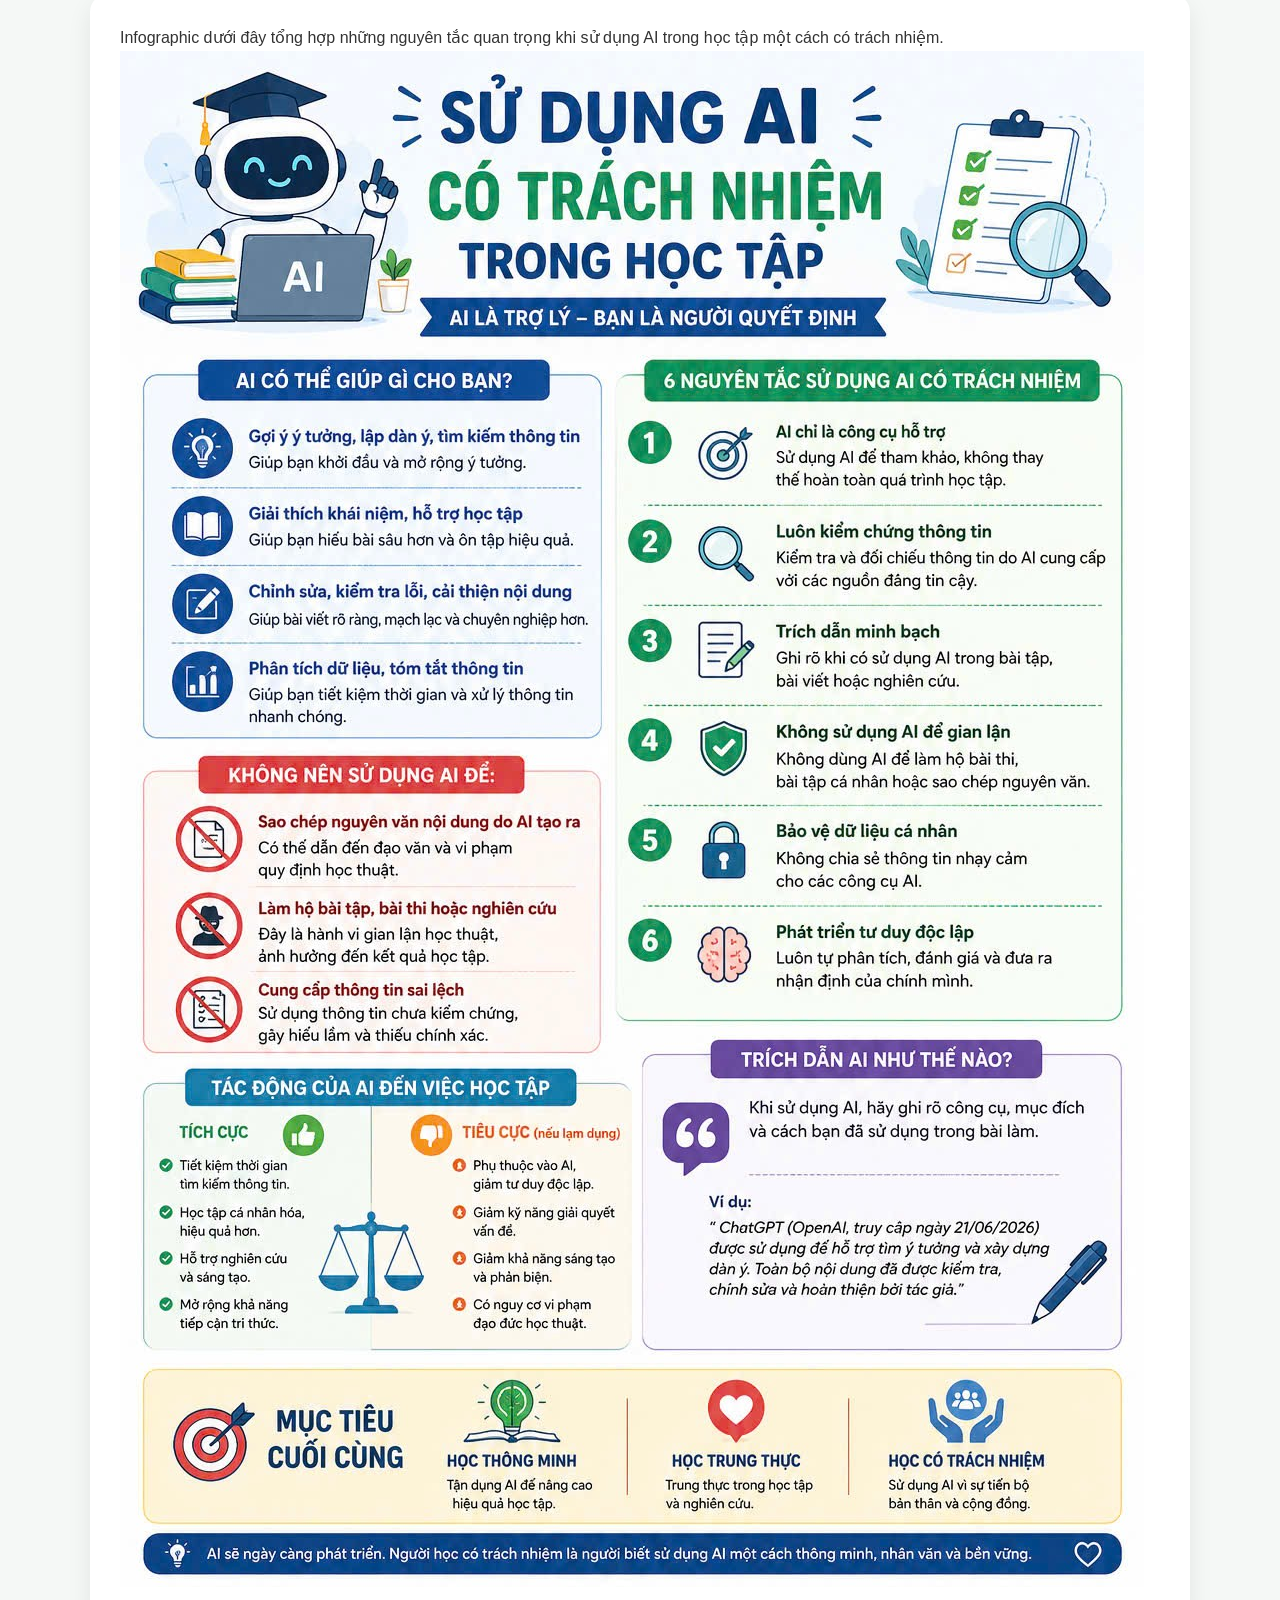
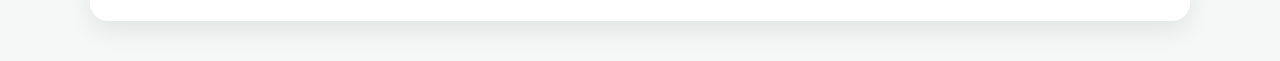
<file: bai6.html>
<!DOCTYPE html>
<html lang="vi">

<head>

    <meta charset="UTF-8">

    <meta name="viewport" content="width=device-width, initial-scale=1.0">

    <title>Bài 6 - Sử dụng AI có trách nhiệm</title>

    <link rel="stylesheet" href="style.css">

</head>

<body>

<header class="page-header">

    <a href="index.html" class="back-btn">

        ← Quay lại Portfolio

    </a>

    <h1>

        BÁO CÁO SỬ DỤNG AI CÓ TRÁCH NHIỆM TRONG HỌC TẬP

    </h1>

    <p>

        Thực hành nghiên cứu chính sách AI và xây dựng nguyên tắc sử dụng AI trong học tập

    </p>

</header>

<main class="container">
<h2>I. Giới thiệu</h2>

<section class="report-card">

<p>

Trong bối cảnh trí tuệ nhân tạo (AI) ngày càng được ứng dụng rộng rãi trong giáo dục, việc sử dụng AI một cách đúng đắn và có trách nhiệm trở thành yêu cầu quan trọng đối với mỗi người học.

</p>

<p>

Bài báo cáo này tập trung tìm hiểu các chính sách sử dụng AI của OpenAI, Microsoft Copilot và Google Gemini, đồng thời thực hiện một số nhiệm vụ thực tế để đánh giá khả năng hỗ trợ học tập của AI.

</p>

<p>

Từ kết quả thực nghiệm, em xây dựng bộ nguyên tắc sử dụng AI có trách nhiệm nhằm nâng cao hiệu quả học tập và đảm bảo tính trung thực học thuật.

</p>

</section>
<h2>II. Nghiên cứu chính sách AI</h2>

<div class="source-grid">

<div class="source-card">

<h3>🤖 OpenAI</h3>

<p>

OpenAI khuyến khích người học sử dụng AI như một công cụ hỗ trợ tư duy, không thay thế hoàn toàn quá trình học tập. Người dùng cần kiểm chứng thông tin và chịu trách nhiệm với nội dung mình sử dụng.

</p>

</div>

<div class="source-card">

<h3>💻 Microsoft Copilot</h3>

<p>

Microsoft Copilot hỗ trợ người dùng tìm kiếm thông tin, phân tích dữ liệu và sáng tạo nội dung nhưng luôn nhấn mạnh việc bảo vệ dữ liệu cá nhân cũng như tuân thủ các nguyên tắc đạo đức.

</p>

</div>

<div class="source-card">

<h3>✨ Google Gemini</h3>

<p>

Google Gemini hỗ trợ học tập và nghiên cứu bằng cách cung cấp thông tin, gợi ý ý tưởng và giải thích kiến thức. Tuy nhiên, người dùng cần đánh giá lại tính chính xác của kết quả trước khi sử dụng.

</p>

</div>

</div>
<h2>III. Thực hiện nhiệm vụ với AI</h2>

<section class="report-card">

<h3>🤖 Nhiệm vụ 1: Tóm tắt tài liệu</h3>

<p>

<strong>Prompt:</strong>

</p>

<div class="prompt-box">

<p>

"Hãy tóm tắt nội dung của tài liệu thành các ý chính, sử dụng ngôn ngữ dễ hiểu và giữ lại những thông tin quan trọng."

</p>

</div>

<p>

<strong>Kết quả:</strong>

</p>

<ul>

<li>AI tóm tắt nội dung nhanh và đầy đủ.</li>

<li>Các ý chính được trình bày rõ ràng.</li>

<li>Người học dễ nắm được nội dung tổng quát của tài liệu.</li>

</ul>

</section>



<section class="report-card">

<h3>🤖 Nhiệm vụ 2: Giải thích khái niệm</h3>

<p>

<strong>Prompt:</strong>

</p>

<div class="prompt-box">

<p>

"Giải thích khái niệm trí tuệ nhân tạo bằng ngôn ngữ đơn giản, kèm theo ví dụ thực tế."

</p>

</div>

<p>

<strong>Kết quả:</strong>

</p>

<ul>

<li>AI đưa ra định nghĩa dễ hiểu.</li>

<li>Có ví dụ minh họa giúp người học dễ liên hệ.</li>

<li>Phù hợp với người mới bắt đầu tìm hiểu về AI.</li>

</ul>

</section>



<section class="report-card">

<h3>🤖 Nhiệm vụ 3: Hỗ trợ học tập</h3>

<p>

<strong>Prompt:</strong>

</p>

<div class="prompt-box">

<p>

"Hãy đề xuất một kế hoạch học tập hiệu quả trong một tuần dành cho sinh viên đại học."

</p>

</div>

<p>

<strong>Kết quả:</strong>

</p>

<ul>

<li>AI xây dựng kế hoạch học tập hợp lý.</li>

<li>Có sự phân bổ thời gian giữa học tập và nghỉ ngơi.</li>

<li>Giúp người học dễ dàng áp dụng vào thực tế.</li>

</ul>

</section>
<h2>IV. Đạo đức trong học thuật</h2>

<div class="source-grid">

    <div class="source-card">

        <h3>📚 Trung thực học thuật</h3>

        <p>

        AI chỉ nên đóng vai trò hỗ trợ. Người học cần tự nghiên cứu, hiểu nội dung và chịu trách nhiệm về bài làm của mình.

        </p>

    </div>



    <div class="source-card">

        <h3>🛡 Bảo vệ dữ liệu cá nhân</h3>

        <p>

        Không chia sẻ thông tin cá nhân, tài khoản hoặc dữ liệu nhạy cảm cho AI khi không thật sự cần thiết.

        </p>

    </div>



    <div class="source-card">

        <h3>⚖ Tôn trọng bản quyền</h3>

        <p>

        Khi sử dụng nội dung do AI tạo ra cần kiểm tra nguồn, trích dẫn phù hợp và tránh hành vi đạo văn.

        </p>

    </div>

</div>
<h2>V. Bộ nguyên tắc sử dụng AI có trách nhiệm</h2>

<div class="timeline">

    <div class="step">

        <strong>1.</strong> Sử dụng AI như một công cụ hỗ trợ, không thay thế hoàn toàn tư duy của bản thân.

    </div>

    <div class="step">

        <strong>2.</strong> Luôn kiểm chứng thông tin trước khi sử dụng.

    </div>

    <div class="step">

        <strong>3.</strong> Không sao chép nguyên văn kết quả từ AI.

    </div>

    <div class="step">

        <strong>4.</strong> Tôn trọng bản quyền và trích dẫn khi cần thiết.

    </div>

    <div class="step">

        <strong>5.</strong> Không cung cấp dữ liệu cá nhân hoặc thông tin nhạy cảm cho AI.

    </div>

    <div class="step">

        <strong>6.</strong> Sử dụng AI đúng mục đích học tập và nghiên cứu.

    </div>

    <div class="step">

        <strong>7.</strong> Luôn kết hợp tư duy phản biện để đánh giá kết quả AI đưa ra.

    </div>

</div>
<h2>VI. Kết luận</h2>

<section class="report-card">

<p>

Qua quá trình tìm hiểu và thực hành, em nhận thấy AI là một công cụ hỗ trợ học tập hiệu quả nếu được sử dụng đúng cách. AI giúp tiết kiệm thời gian, hỗ trợ tìm kiếm thông tin và phát triển ý tưởng, tuy nhiên không thể thay thế hoàn toàn tư duy và khả năng sáng tạo của con người.

</p>

<p>

Vì vậy, mỗi người học cần xây dựng ý thức sử dụng AI một cách có trách nhiệm, trung thực và phù hợp với các nguyên tắc đạo đức trong học tập.

</p>

</section>
<h2>VII. Infographic</h2>

<section class="report-card">

<p>

Infographic dưới đây tổng hợp những nguyên tắc quan trọng khi sử dụng AI trong học tập một cách có trách nhiệm.

</p>

<img src="anhbai6.png" class="report-image">

<p class="image-caption">

</p>

</section>
</main>

</body>

</html>
</file>
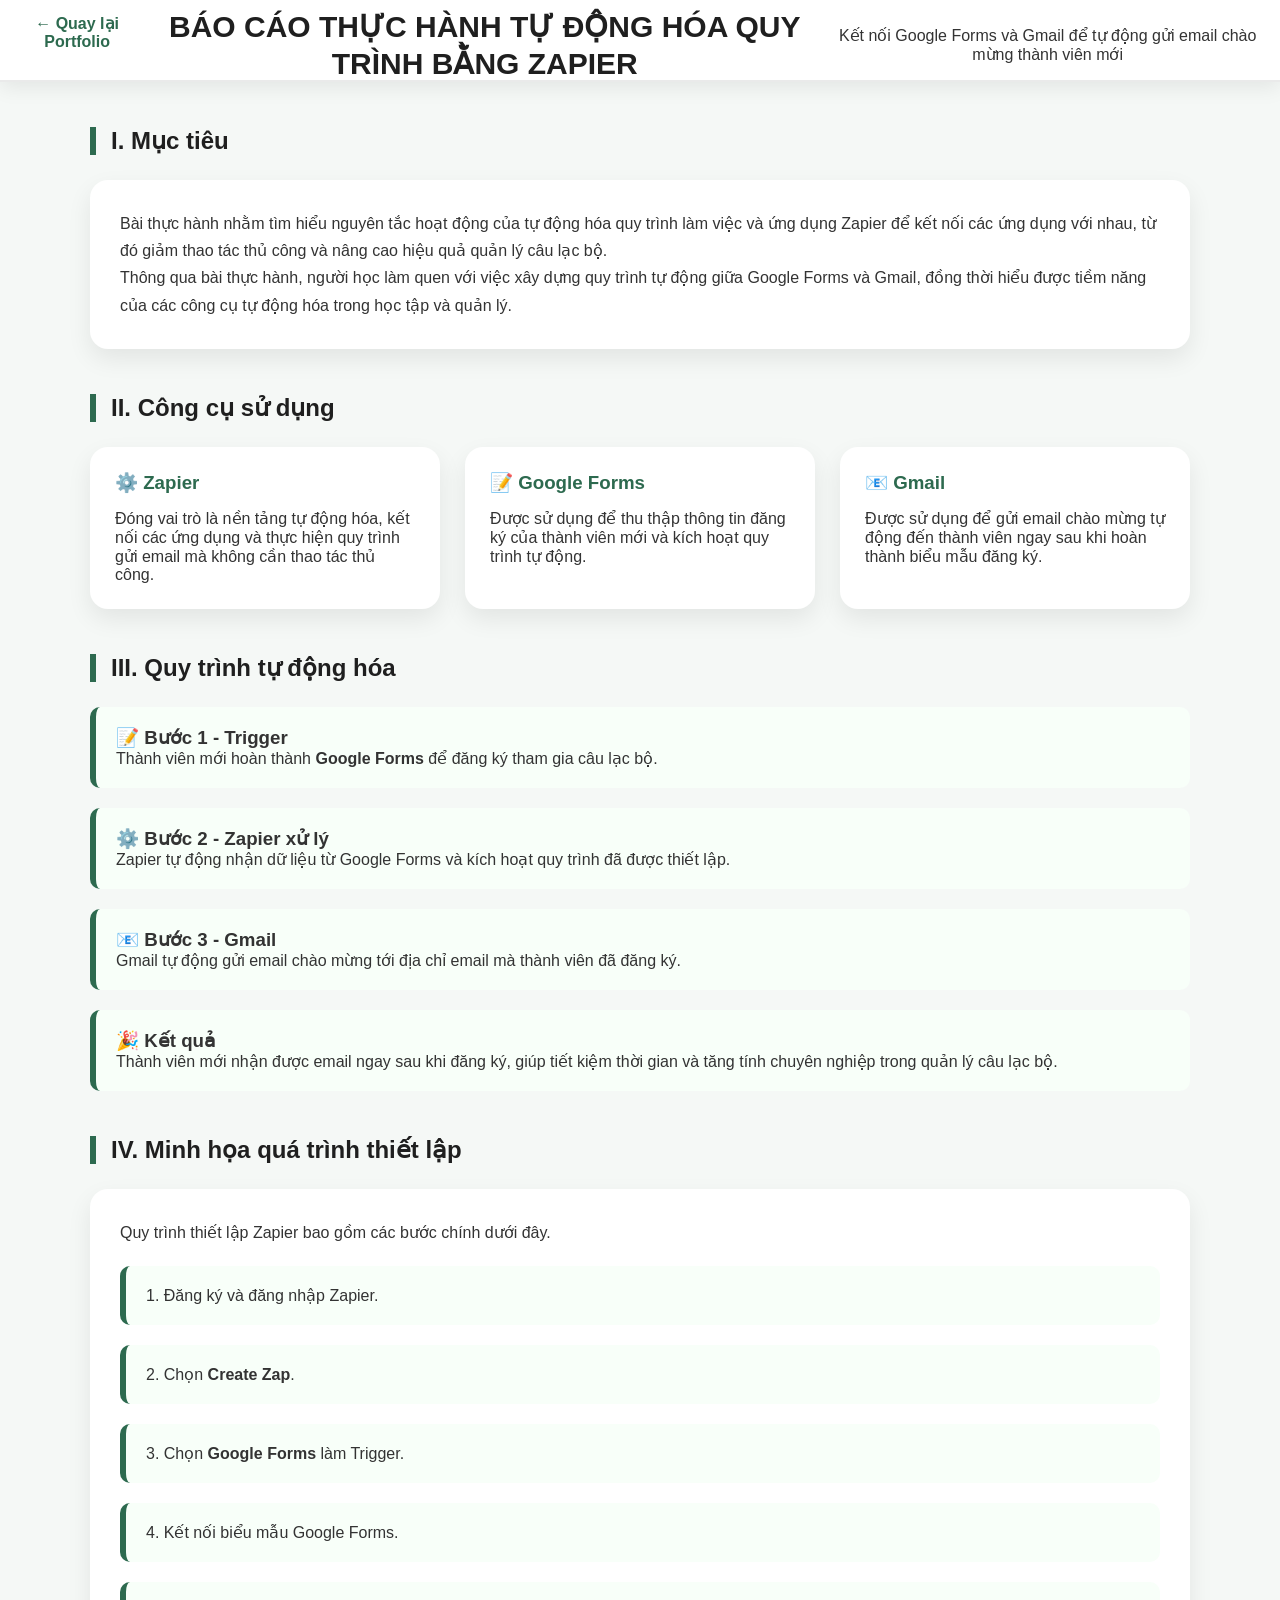
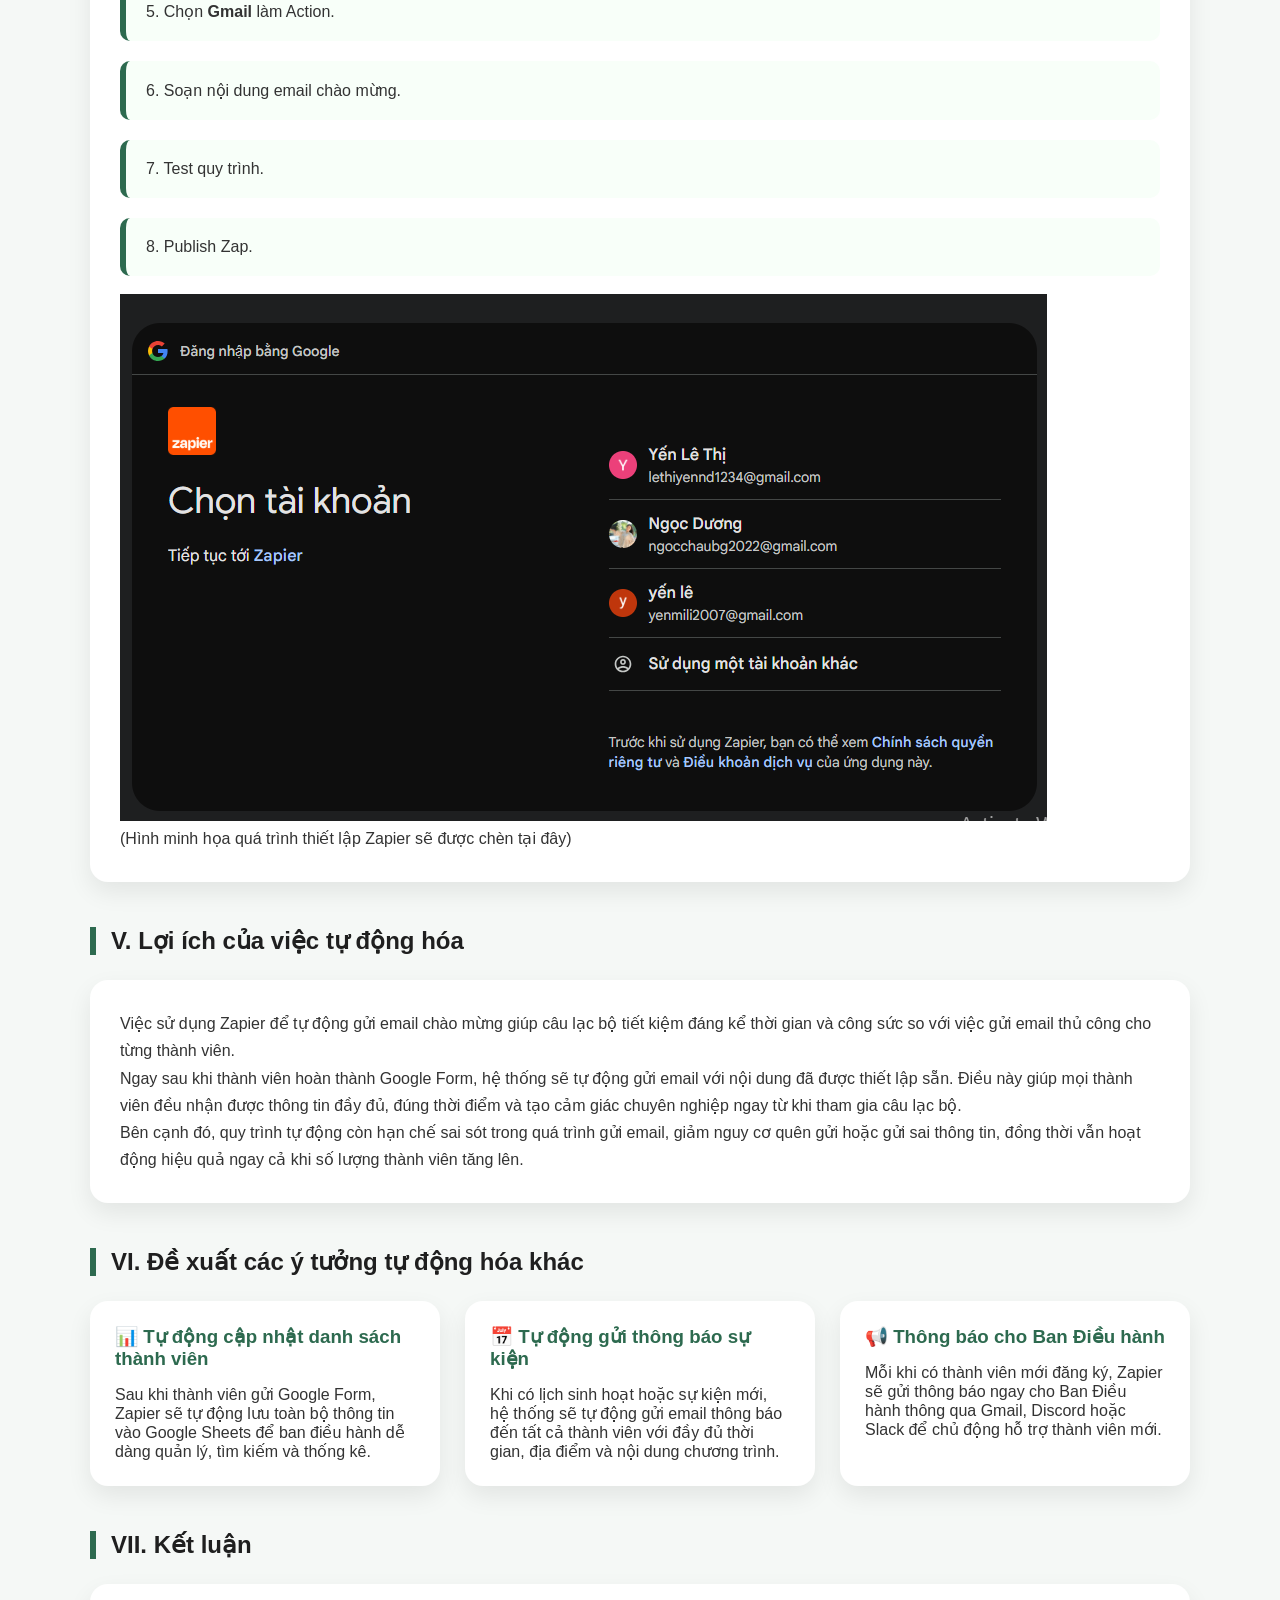
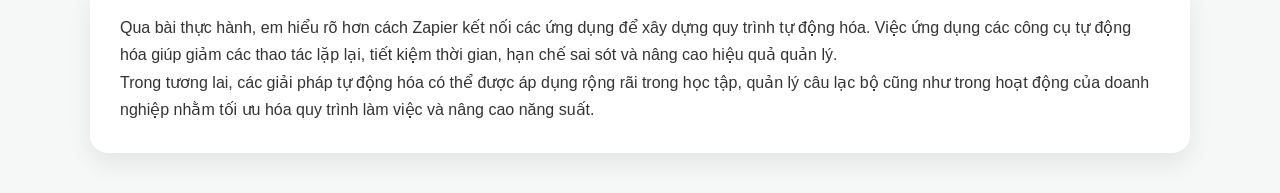
<file: bai7.html>
<!DOCTYPE html>
<html lang="vi">

<head>

    <meta charset="UTF-8">

    <meta name="viewport" content="width=device-width, initial-scale=1.0">

    <title>Bài 7 - Zapier</title>

    <link rel="stylesheet" href="style.css">

</head>

<body>

<header class="page-header">

    <a href="index.html" class="back-btn">

        ← Quay lại Portfolio

    </a>

    <h1>

        BÁO CÁO THỰC HÀNH TỰ ĐỘNG HÓA QUY TRÌNH BẰNG ZAPIER

    </h1>

    <p>

        Kết nối Google Forms và Gmail để tự động gửi email chào mừng thành viên mới

    </p>

</header>

<main class="container">
<h2>I. Mục tiêu</h2>

<section class="report-card">

<p>

Bài thực hành nhằm tìm hiểu nguyên tắc hoạt động của tự động hóa quy trình làm việc và ứng dụng Zapier để kết nối các ứng dụng với nhau, từ đó giảm thao tác thủ công và nâng cao hiệu quả quản lý câu lạc bộ.

</p>

<p>

Thông qua bài thực hành, người học làm quen với việc xây dựng quy trình tự động giữa Google Forms và Gmail, đồng thời hiểu được tiềm năng của các công cụ tự động hóa trong học tập và quản lý.

</p>

</section>
<h2>II. Công cụ sử dụng</h2>

<div class="source-grid">

<div class="source-card">

<h3>⚙️ Zapier</h3>

<p>

Đóng vai trò là nền tảng tự động hóa, kết nối các ứng dụng và thực hiện quy trình gửi email mà không cần thao tác thủ công.

</p>

</div>



<div class="source-card">

<h3>📝 Google Forms</h3>

<p>

Được sử dụng để thu thập thông tin đăng ký của thành viên mới và kích hoạt quy trình tự động.

</p>

</div>



<div class="source-card">

<h3>📧 Gmail</h3>

<p>

Được sử dụng để gửi email chào mừng tự động đến thành viên ngay sau khi hoàn thành biểu mẫu đăng ký.

</p>

</div>

</div>
<h2>III. Quy trình tự động hóa</h2>

<div class="timeline">

    <div class="step">

        <h3>📝 Bước 1 - Trigger</h3>

        <p>

        Thành viên mới hoàn thành <strong>Google Forms</strong> để đăng ký tham gia câu lạc bộ.

        </p>

    </div>



    <div class="step">

        <h3>⚙️ Bước 2 - Zapier xử lý</h3>

        <p>

        Zapier tự động nhận dữ liệu từ Google Forms và kích hoạt quy trình đã được thiết lập.

        </p>

    </div>



    <div class="step">

        <h3>📧 Bước 3 - Gmail</h3>

        <p>

        Gmail tự động gửi email chào mừng tới địa chỉ email mà thành viên đã đăng ký.

        </p>

    </div>



    <div class="step">

        <h3>🎉 Kết quả</h3>

        <p>

        Thành viên mới nhận được email ngay sau khi đăng ký, giúp tiết kiệm thời gian và tăng tính chuyên nghiệp trong quản lý câu lạc bộ.

        </p>

    </div>

</div>
<h2>IV. Minh họa quá trình thiết lập</h2>

<section class="report-card">

<p>

Quy trình thiết lập Zapier bao gồm các bước chính dưới đây.

</p>

<div class="timeline">

    <div class="step">1. Đăng ký và đăng nhập Zapier.</div>

    <div class="step">2. Chọn <strong>Create Zap</strong>.</div>

    <div class="step">3. Chọn <strong>Google Forms</strong> làm Trigger.</div>

    <div class="step">4. Kết nối biểu mẫu Google Forms.</div>

    <div class="step">5. Chọn <strong>Gmail</strong> làm Action.</div>

    <div class="step">6. Soạn nội dung email chào mừng.</div>

    <div class="step">7. Test quy trình.</div>

    <div class="step">8. Publish Zap.</div>

</div>

<br>

<img src="anhbai7.png" class="report-image">

<p class="image-caption">

(Hình minh họa quá trình thiết lập Zapier sẽ được chèn tại đây)

</p>

</section>
<h2>V. Lợi ích của việc tự động hóa</h2>

<section class="report-card">

<p>

Việc sử dụng Zapier để tự động gửi email chào mừng giúp câu lạc bộ tiết kiệm đáng kể thời gian và công sức so với việc gửi email thủ công cho từng thành viên.

</p>

<p>

Ngay sau khi thành viên hoàn thành Google Form, hệ thống sẽ tự động gửi email với nội dung đã được thiết lập sẵn. Điều này giúp mọi thành viên đều nhận được thông tin đầy đủ, đúng thời điểm và tạo cảm giác chuyên nghiệp ngay từ khi tham gia câu lạc bộ.

</p>

<p>

Bên cạnh đó, quy trình tự động còn hạn chế sai sót trong quá trình gửi email, giảm nguy cơ quên gửi hoặc gửi sai thông tin, đồng thời vẫn hoạt động hiệu quả ngay cả khi số lượng thành viên tăng lên.

</p>

</section>
<h2>VI. Đề xuất các ý tưởng tự động hóa khác</h2>

<div class="source-grid">

<div class="source-card">

<h3>📊 Tự động cập nhật danh sách thành viên</h3>

<p>

Sau khi thành viên gửi Google Form, Zapier sẽ tự động lưu toàn bộ thông tin vào Google Sheets để ban điều hành dễ dàng quản lý, tìm kiếm và thống kê.

</p>

</div>



<div class="source-card">

<h3>📅 Tự động gửi thông báo sự kiện</h3>

<p>

Khi có lịch sinh hoạt hoặc sự kiện mới, hệ thống sẽ tự động gửi email thông báo đến tất cả thành viên với đầy đủ thời gian, địa điểm và nội dung chương trình.

</p>

</div>



<div class="source-card">

<h3>📢 Thông báo cho Ban Điều hành</h3>

<p>

Mỗi khi có thành viên mới đăng ký, Zapier sẽ gửi thông báo ngay cho Ban Điều hành thông qua Gmail, Discord hoặc Slack để chủ động hỗ trợ thành viên mới.

</p>

</div>

</div>
<h2>VII. Kết luận</h2>

<section class="report-card">

<p>

Qua bài thực hành, em hiểu rõ hơn cách Zapier kết nối các ứng dụng để xây dựng quy trình tự động hóa. Việc ứng dụng các công cụ tự động hóa giúp giảm các thao tác lặp lại, tiết kiệm thời gian, hạn chế sai sót và nâng cao hiệu quả quản lý.

</p>

<p>

Trong tương lai, các giải pháp tự động hóa có thể được áp dụng rộng rãi trong học tập, quản lý câu lạc bộ cũng như trong hoạt động của doanh nghiệp nhằm tối ưu hóa quy trình làm việc và nâng cao năng suất.

</p>

</section>
</main>

</body>

</html>
</file>
<file: style.css>
/* =========================
   RESET
========================= */

*{
    margin:0;
    padding:0;
    box-sizing:border-box;
    scroll-behavior:smooth;
}

body{
    font-family:'Poppins',sans-serif;
    background:#f5f8f6;
    color:#333;
    overflow-x:hidden;
}

/* =========================
   HEADER
========================= */

header{

    position:relative;

    top:0;

    left:0;

    width:100%;

    height:80px;

    background:rgba(255,255,255,.9);

    backdrop-filter:blur(15px);

    display:flex;

    justify-content:space-between;

    align-items:center;

    padding:0 80px;

    box-shadow:0 5px 20px rgba(0,0,0,.08);

    z-index:999;

}

.logo{

    font-size:28px;

    font-weight:bold;

    color:#2d6a4f;

}

.logo i{

    margin-right:10px;

}

nav{

    display:flex;

    gap:30px;

}

nav a{

    text-decoration:none;

    color:#333;

    font-weight:500;

    transition:.3s;

}

nav a:hover{

    color:#2d6a4f;

}

#darkMode{

    width:45px;

    height:45px;

    border:none;

    border-radius:50%;

    background:#2d6a4f;

    color:white;

    cursor:pointer;

    transition:.3s;

}

#darkMode:hover{

    transform:rotate(180deg);

}

/* =========================
   HERO
========================= */

.hero{

    width:100%;

    min-height:100vh;

    display:flex;

    justify-content:space-between;

    align-items:center;

    padding:140px 8% 80px;

    background:linear-gradient(135deg,#d8f3dc,#ffffff);

}

.hero-text{

    width:55%;

}

.hero-text h1{

    font-size:55px;

    margin-bottom:15px;

}

.hero-text h2{

    font-size:40px;

    margin-bottom:20px;

}

.hero-text span{

    color:#2d6a4f;

}

.hero-text p{

    font-size:18px;

    line-height:1.8;

    color:#555;

}

.btn{

    display:inline-block;

    margin-top:35px;

    padding:15px 35px;

    background:#2d6a4f;

    color:white;

    text-decoration:none;

    border-radius:40px;

    transition:.4s;

    box-shadow:0 10px 20px rgba(0,0,0,.15);

}

.btn:hover{

    transform:translateY(-6px);

    background:#1b4332;

}

.hero-image{

    width:40%;

    display:flex;

    justify-content:center;

}

.hero-image img{

    width:350px;

    height:350px;

    object-fit:cover;

    border-radius:50%;

    border:10px solid white;

    box-shadow:0 20px 40px rgba(0,0,0,.15);

    transition:.5s;

}

.hero-image img:hover{

    transform:scale(1.05);

}

/* =========================
ABOUT
========================= */

.about{

    padding:100px 8%;

}

.about h2{

    text-align:center;

    color:#2d6a4f;

    margin-bottom:40px;

    font-size:38px;

}

.about p{

    max-width:900px;

    margin:auto;

    text-align:center;

    line-height:1.8;

    font-size:18px;

}

.info-box{

    margin-top:60px;

    display:grid;

    grid-template-columns:repeat(3,1fr);

    gap:30px;

}

.box{

    background:white;

    border-radius:20px;

    padding:35px;

    text-align:center;

    box-shadow:0 10px 30px rgba(0,0,0,.08);

    transition:.4s;

}

.box:hover{

    transform:translateY(-10px);

}

.box h3{

    color:#2d6a4f;

    margin-bottom:15px;

}

/* =========================
SECTION
========================= */

section{

    margin-bottom:70px;

}

section h2{

    margin-bottom:40px;

}

/* =========================
SCROLLBAR
========================= */

::-webkit-scrollbar{

    width:10px;

}

::-webkit-scrollbar-thumb{

    background:#2d6a4f;

    border-radius:20px;

}

::-webkit-scrollbar-track{

    background:#d8f3dc;

}
/* =========================
   TOOLS
========================= */

#tools{
    padding:100px 8%;
    background:#eef8f2;
}

#tools h2{
    text-align:center;
    font-size:38px;
    color:#2d6a4f;
    margin-bottom:50px;
}

.tool-list{
    display:grid;
    grid-template-columns:repeat(auto-fit,minmax(180px,1fr));
    gap:30px;
}

.tool-card{
    background:rgba(255,255,255,.8);
    backdrop-filter:blur(15px);
    border-radius:20px;
    padding:30px;
    text-align:center;
    transition:.4s;
    box-shadow:0 10px 30px rgba(0,0,0,.08);
}

.tool-card:hover{
    transform:translateY(-12px);
    box-shadow:0 20px 40px rgba(0,0,0,.15);
}

.tool-card img{
    width:80px;
    height:80px;
    object-fit:contain;
    margin-bottom:15px;
    transition:.4s;
}

.tool-card:hover img{
    transform:rotate(10deg) scale(1.1);
}

.tool-card h3{
    color:#2d6a4f;
}


/* =========================
   PROJECT
========================= */

#projects{
    padding:100px 8%;
}

#projects h2{
    text-align:center;
    font-size:38px;
    color:#2d6a4f;
    margin-bottom:50px;
}

.project-grid{
    display:grid;
    grid-template-columns:repeat(auto-fit,minmax(320px,1fr));
    gap:35px;
}

.project-card{
    background:white;
    border-radius:20px;
    overflow:hidden;
    transition:.4s;
    box-shadow:0 10px 30px rgba(0,0,0,.08);
}

.project-card:hover{
    transform:translateY(-12px);
    box-shadow:0 20px 40px rgba(0,0,0,.15);
}

.project-card img{
    width:100%;
    height:220px;
    object-fit:cover;
}

.project-card h3{
    margin:20px;
    color:#2d6a4f;
}

.project-card p{
    margin:0 20px 20px;
    color:#666;
    line-height:1.6;
}

.project-card a{
    display:inline-block;
    margin:0 20px 25px;
    padding:12px 22px;
    background:#2d6a4f;
    color:white;
    text-decoration:none;
    border-radius:30px;
    transition:.3s;
}

.project-card a:hover{
    background:#1b4332;
}


/* =========================
   GALLERY
========================= */

#gallery{
    padding:100px 8%;
    background:#eef8f2;
}

#gallery h2{
    text-align:center;
    font-size:38px;
    color:#2d6a4f;
    margin-bottom:50px;
}

.gallery{
    display:grid;
    grid-template-columns:repeat(auto-fit,minmax(250px,1fr));
    gap:20px;
}

.gallery img{
    width:100%;
    height:250px;
    object-fit:cover;
    border-radius:15px;
    cursor:pointer;
    transition:.4s;
    box-shadow:0 8px 20px rgba(0,0,0,.1);
}

.gallery img:hover{
    transform:scale(1.05);
}


/* =========================
   CONTACT
========================= */

#contact{
    padding:100px 8%;
}

#contact h2{
    text-align:center;
    font-size:38px;
    color:#2d6a4f;
    margin-bottom:20px;
}

#contact>p{
    text-align:center;
    margin-bottom:40px;
}

.contact-box{
    width:600px;
    max-width:100%;
    margin:auto;
    background:white;
    border-radius:20px;
    padding:35px;
    box-shadow:0 10px 30px rgba(0,0,0,.08);
}

.contact-box p{
    margin:20px 0;
    font-size:18px;
}

.contact-box i{
    color:#2d6a4f;
    margin-right:12px;
}


/* =========================
   FOOTER
========================= */

footer{
    background:#1b4332;
    color:white;
    text-align:center;
    padding:30px;
}

footer p{
    margin:8px 0;
}


/* =========================
   TOP BUTTON
========================= */

#topBtn{
    position:fixed;
    bottom:30px;
    right:30px;
    width:55px;
    height:55px;
    border:none;
    border-radius:50%;
    background:#2d6a4f;
    color:white;
    font-size:20px;
    cursor:pointer;
    display:none;
    transition:.3s;
    box-shadow:0 10px 20px rgba(0,0,0,.2);
}

#topBtn:hover{
    transform:translateY(-5px);
}


/* =========================
   RESPONSIVE
========================= */

@media(max-width:992px){

    header{
        padding:20px;
    }

    nav{
        display:none;
    }

    .hero{
        flex-direction:column-reverse;
        text-align:center;
    }

    .hero-text,
    .hero-image{
        width:100%;
    }

    .hero-image{
        margin-bottom:40px;
    }

    .hero-image img{
        width:260px;
        height:260px;
    }

    .hero-text h1{
        font-size:40px;
    }

    .hero-text h2{
        font-size:30px;
    }

    .info-box{
        grid-template-columns:1fr;
    }

}
/* =========================
   DARK MODE
========================= */

body.dark{
    background:#121212;
    color:#f5f5f5;
}

body.dark header{
    background:rgba(30,30,30,.95);
}

body.dark nav a{
    color:#ffffff;
}

body.dark nav a:hover{
    color:#95D5B2;
}

body.dark .hero{
    background:linear-gradient(135deg,#1B4332,#081C15);
}

body.dark .hero p{
    color:#dddddd;
}

body.dark .box,
body.dark .tool-card,
body.dark .project-card,
body.dark .contact-box{
    background:#222;
    color:#fff;
}

body.dark .project-card p{
    color:#cccccc;
}

body.dark footer{
    background:#081C15;
}

/* =========================
   FADE ANIMATION
========================= */

.fade-up{

    opacity:0;

    transform:translateY(60px);

    transition:1s;

}

.fade-up.show{

    opacity:1;

    transform:translateY(0);

}

/* =========================
   FLOATING EFFECT
========================= */

.hero-image img{

    animation:float 4s ease-in-out infinite;

}

@keyframes float{

0%{

transform:translateY(0);

}

50%{

transform:translateY(-15px);

}

100%{

transform:translateY(0);

}

}

/* =========================
   BUTTON EFFECT
========================= */

.btn{

    position:relative;

    overflow:hidden;

}

.btn::before{

content:"";

position:absolute;

top:0;

left:-100%;

width:100%;

height:100%;

background:rgba(255,255,255,.3);

transition:.5s;

}

.btn:hover::before{

left:100%;

}

/* =========================
   PROJECT HOVER
========================= */

.project-card{

position:relative;

}

.project-card::after{

content:"";

position:absolute;

left:0;

bottom:0;

width:100%;

height:6px;

background:#2D6A4F;

transform:scaleX(0);

transition:.4s;

}

.project-card:hover::after{

transform:scaleX(1);

}

/* =========================
   TOOL ICON ROTATE
========================= */

.tool-card:hover img{

transform:rotate(15deg) scale(1.15);

}

/* =========================
   GALLERY EFFECT
========================= */

.gallery img{

filter:brightness(.92);

}

.gallery img:hover{

filter:brightness(1);

}

/* =========================
   HERO TITLE
========================= */

.hero h1{

animation:slideLeft 1s;

}

.hero h2{

animation:slideRight 1.2s;

}

.hero p{

animation:fade 2s;

}

@keyframes slideLeft{

from{

opacity:0;

transform:translateX(-100px);

}

to{

opacity:1;

transform:translateX(0);

}

}

@keyframes slideRight{

from{

opacity:0;

transform:translateX(100px);

}

to{

opacity:1;

transform:translateX(0);

}

}

@keyframes fade{

from{

opacity:0;

}

to{

opacity:1;

}

}

/* =========================
   CARD SHADOW
========================= */

.box,
.tool-card,
.project-card{

transition:.4s;

}

.box:hover,
.tool-card:hover,
.project-card:hover{

box-shadow:0 20px 40px rgba(0,0,0,.18);

}

/* =========================
   GLASS EFFECT
========================= */

.tool-card{

background:rgba(255,255,255,.75);

backdrop-filter:blur(18px);

}

.contact-box{

background:rgba(255,255,255,.9);

backdrop-filter:blur(15px);

}

/* =========================
   IMAGE ZOOM
========================= */

.project-card img{

transition:.5s;

}

.project-card:hover img{

transform:scale(1.08);

}

/* =========================
   SELECTION
========================= */

::selection{

background:#2D6A4F;

color:white;

}

/* =========================
   HR
========================= */

hr{

margin:60px 0;

border:none;

height:2px;

background:#95D5B2;

}

/* =========================
   END
========================= *\
nav a.active{

    color:#2D6A4F;

    font-weight:bold;

}

body{

    opacity:0;

    transition:opacity .8s;

}
    /* =========================
   PROGRESS BAR
========================= */

#progressBar{

position:fixed;

top:0;

left:0;

width:0;

height:6px;

background:#2D6A4F;

z-index:9999;

transition:.2s;

}
/* =========================
   DARK MODE
========================= */

body.dark{
    background:#121212;
    color:#f5f5f5;
}

body.dark header{
    background:rgba(30,30,30,.95);
}

body.dark nav a{
    color:#ffffff;
}

body.dark nav a:hover{
    color:#95D5B2;
}

body.dark .hero{
    background:linear-gradient(135deg,#1B4332,#081C15);
}

body.dark .hero p{
    color:#dddddd;
}

body.dark .box,
body.dark .tool-card,
body.dark .project-card,
body.dark .contact-box{
    background:#222;
    color:#fff;
}

body.dark .project-card p{
    color:#cccccc;
}

body.dark footer{
    background:#081C15;
}

/* =========================
   FADE ANIMATION
========================= */

.fade-up{

    opacity:0;

    transform:translateY(60px);

    transition:1s;

}

.fade-up.show{

    opacity:1;

    transform:translateY(0);

}

/* =========================
   FLOATING EFFECT
========================= */

.hero-image img{

    animation:float 4s ease-in-out infinite;

}

@keyframes float{

0%{

transform:translateY(0);

}

50%{

transform:translateY(-15px);

}

100%{

transform:translateY(0);

}

}

/* =========================
   BUTTON EFFECT
========================= */

.btn{

    position:relative;

    overflow:hidden;

}

.btn::before{

content:"";

position:absolute;

top:0;

left:-100%;

width:100%;

height:100%;

background:rgba(255,255,255,.3);

transition:.5s;

}

.btn:hover::before{

left:100%;

}

/* =========================
   PROJECT HOVER
========================= */

.project-card{

position:relative;

}

.project-card::after{

content:"";

position:absolute;

left:0;

bottom:0;

width:100%;

height:6px;

background:#2D6A4F;

transform:scaleX(0);

transition:.4s;

}

.project-card:hover::after{

transform:scaleX(1);

}

/* =========================
   TOOL ICON ROTATE
========================= */

.tool-card:hover img{

transform:rotate(15deg) scale(1.15);

}

/* =========================
   GALLERY EFFECT
========================= */

.gallery img{

filter:brightness(.92);

}

.gallery img:hover{

filter:brightness(1);

}

/* =========================
   HERO TITLE
========================= */

.hero h1{

animation:slideLeft 1s;

}

.hero h2{

animation:slideRight 1.2s;

}

.hero p{

animation:fade 2s;

}

@keyframes slideLeft{

from{

opacity:0;

transform:translateX(-100px);

}

to{

opacity:1;

transform:translateX(0);

}

}

@keyframes slideRight{

from{

opacity:0;

transform:translateX(100px);

}

to{

opacity:1;

transform:translateX(0);

}

}

@keyframes fade{

from{

opacity:0;

}

to{

opacity:1;

}

}

/* =========================
   CARD SHADOW
========================= */

.box,
.tool-card,
.project-card{

transition:.4s;

}

.box:hover,
.tool-card:hover,
.project-card:hover{

box-shadow:0 20px 40px rgba(0,0,0,.18);

}

/* =========================
   GLASS EFFECT
========================= */

.tool-card{

background:rgba(255,255,255,.75);

backdrop-filter:blur(18px);

}

.contact-box{

background:rgba(255,255,255,.9);

backdrop-filter:blur(15px);

}

/* =========================
   IMAGE ZOOM
========================= */

.project-card img{

transition:.5s;

}

.project-card:hover img{

transform:scale(1.08);

}

/* =========================
   SELECTION
========================= */

::selection{

background:#2D6A4F;

color:white;

}

/* =========================
   HR
========================= */

hr{

margin:60px 0;

border:none;

height:2px;

background:#95D5B2;

}

/* =========================
   END
========================= */
/* =========================
   BÀI 2
========================= */

.page-header{

    background:white;

    text-align:center;

    padding:45px 20px 35px;

    border-bottom:2px solid #EAEAEA;

}

.page-header h1{

    font-size:30px;

    font-weight:600;

    line-height:1.25;

    color:#1F1F1F;

    margin:0;

}


.back-btn{

    display:inline-block;

    margin-bottom:25px;

    color:#2D6A4F;

    text-decoration:none;

    font-weight:600;

    background:none;

    padding:0;

}

.back-btn:hover{

    background:#D8F3DC;

}
.source-table{

    width:100%;

    border-collapse:collapse;

    margin-top:25px;

}

.source-table th{

    background:#2D6A4F;

    color:white;

    padding:15px;

}

.source-table td{

    padding:15px;

    border:1px solid #ddd;

}

.source-table tr:nth-child(even){

    background:#f8f8f8;

}

.source-table tr:hover{

    background:#D8F3DC;

}
.timeline{

display:flex;

flex-direction:column;

gap:20px;

margin-top:20px;

}

.step{

background:#F8FFF9;

border-left:6px solid #2D6A4F;

padding:20px;

border-radius:10px;

transition:.3s;

}

.step:hover{

transform:translateX(8px);

box-shadow:0 10px 20px rgba(0,0,0,.08);

}
.source-grid{

display:grid;

grid-template-columns:repeat(auto-fit,minmax(300px,1fr));

gap:25px;

margin-top:25px;

}

.source-card{

background:white;

padding:25px;

border-radius:18px;

box-shadow:0 10px 25px rgba(0,0,0,.08);

transition:.3s;

}

.source-card:hover{

transform:translateY(-8px);

}

.source-card h3{

color:#2D6A4F;

margin-bottom:15px;

}

.source-card a{

display:inline-block;

margin-top:20px;

padding:10px 18px;

background:#2D6A4F;

color:white;

text-decoration:none;

border-radius:10px;

}

.source-card a:hover{

background:#40916C;

}
/* =========================
        BÀI 3
========================= */


/* Khối nội dung báo cáo */

.container{

    width:90%;

    max-width:1100px;

    margin:40px auto;

}



.container h2{

    color:#1F1F1F;

    font-size:24px;

    margin:45px 0 25px;

    border-left:6px solid #2D6A4F;

    padding-left:15px;

}



/* Card nội dung */

.report-card{

    background:white;

    padding:30px;

    border-radius:18px;

    box-shadow:0 10px 25px rgba(0,0,0,.08);

    margin-bottom:30px;

    transition:.3s;

}



.report-card:hover{

    transform:translateY(-5px);

}



.report-card h3{

    color:#2D6A4F;

    margin-bottom:20px;

}



.report-card p{

    line-height:1.7;

    color:#333;

}





/* Prompt */

.prompt-box{

    background:#F8FFF9;

    border-radius:12px;

    padding:20px;

    margin-top:20px;

    border-left:5px solid #95D5B2;

}



.prompt-box h4{

    color:#2D6A4F;

    margin-bottom:10px;

}



.prompt-box p{

    margin:0;

}



/* Prompt nâng cao */

.prompt-box.advanced{

    background:#E9F5EC;

    border-left:5px solid #2D6A4F;

}





/* Phần ảnh thử nghiệm */

.image-grid{

    display:grid;

    grid-template-columns:repeat(auto-fit,minmax(250px,1fr));

    gap:25px;

    margin-top:30px;

}



.image-placeholder{

    height:220px;

    background:#F8F8F8;

    border:2px dashed #95D5B2;

    border-radius:15px;

    display:flex;

    flex-direction:column;

    justify-content:center;

    align-items:center;

    text-align:center;

    color:#666;

}



.image-placeholder .icon{

    font-size:45px;

    margin-bottom:15px;

}





/* Phân tích Prompt */

.tip-grid{

    display:grid;

    grid-template-columns:repeat(auto-fit,minmax(220px,1fr));

    gap:25px;

}



.tip{

    background:white;

    padding:25px;

    border-radius:18px;

    box-shadow:0 10px 25px rgba(0,0,0,.08);

    transition:.3s;

}



.tip:hover{

    transform:translateY(-7px);

}



.tip h3{

    font-size:30px;

    color:#2D6A4F;

    margin-bottom:15px;

}



.tip p{

    line-height:1.6;

}





/* Danh sách nguyên tắc */

.report-card ul{

    padding-left:25px;

}



.report-card li{

    margin-bottom:15px;

    line-height:1.6;

}





/* Responsive điện thoại */

@media(max-width:600px){


    .page-header h1{

        font-size:22px;

    }


    .container{

        width:92%;

    }


    .report-card{

        padding:20px;

    }

}
.report-video{

    width:100%;

    max-width:500px;

    display:block;

    margin:20px auto;

    border-radius:16px;

    box-shadow:0 10px 20px rgba(0,0,0,.12);

}
</file>
